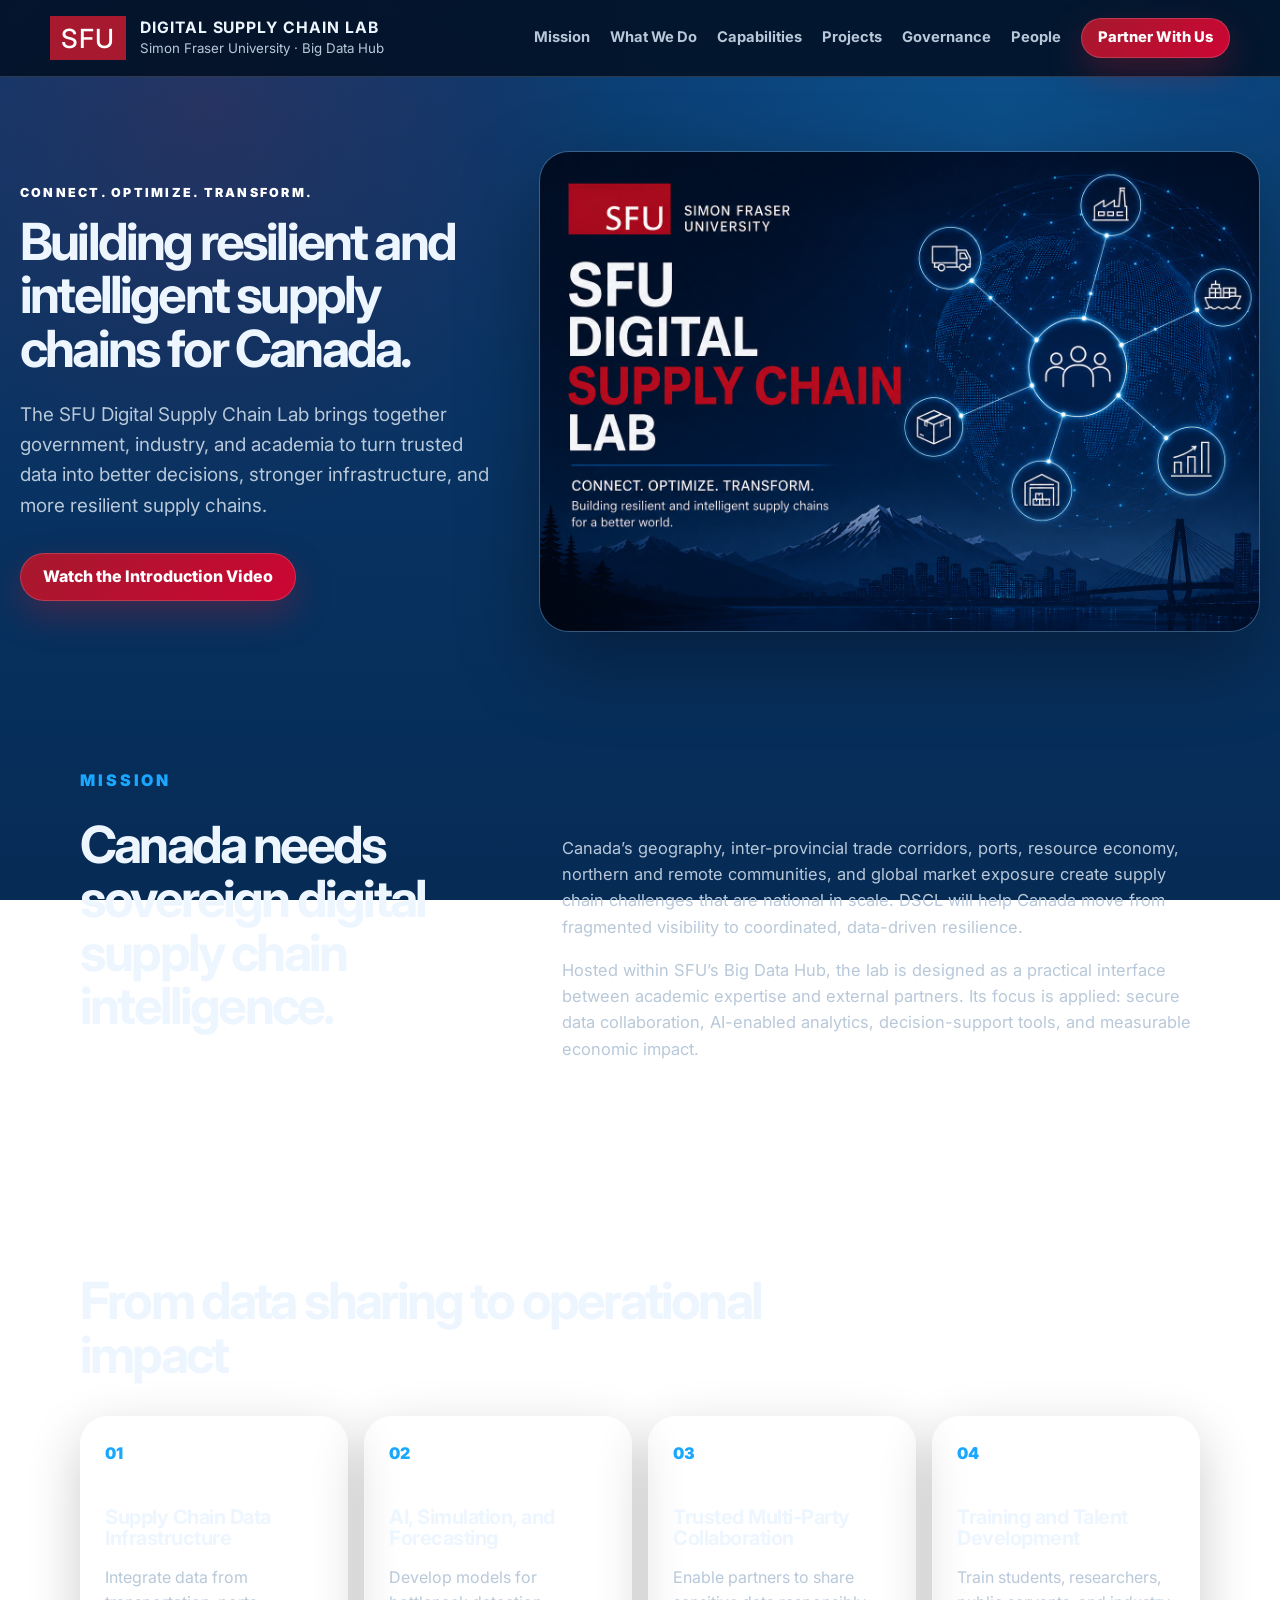
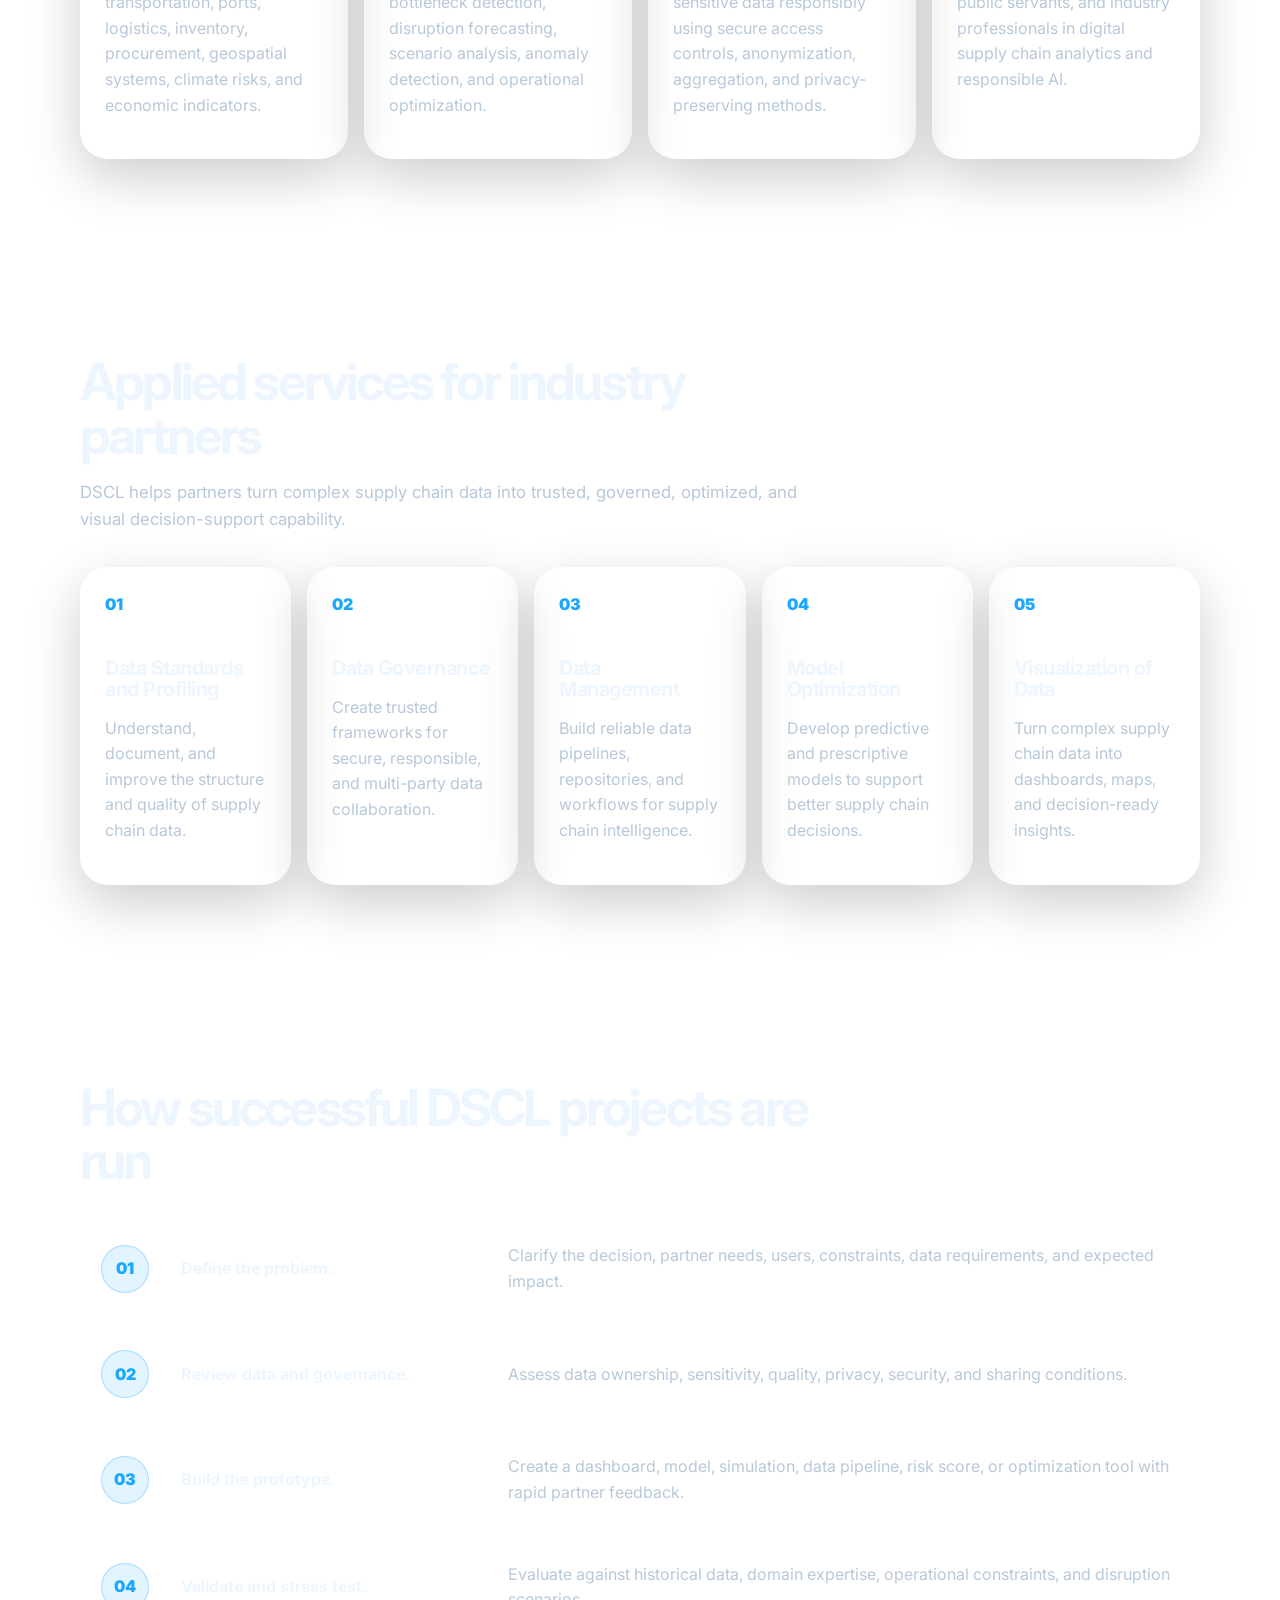
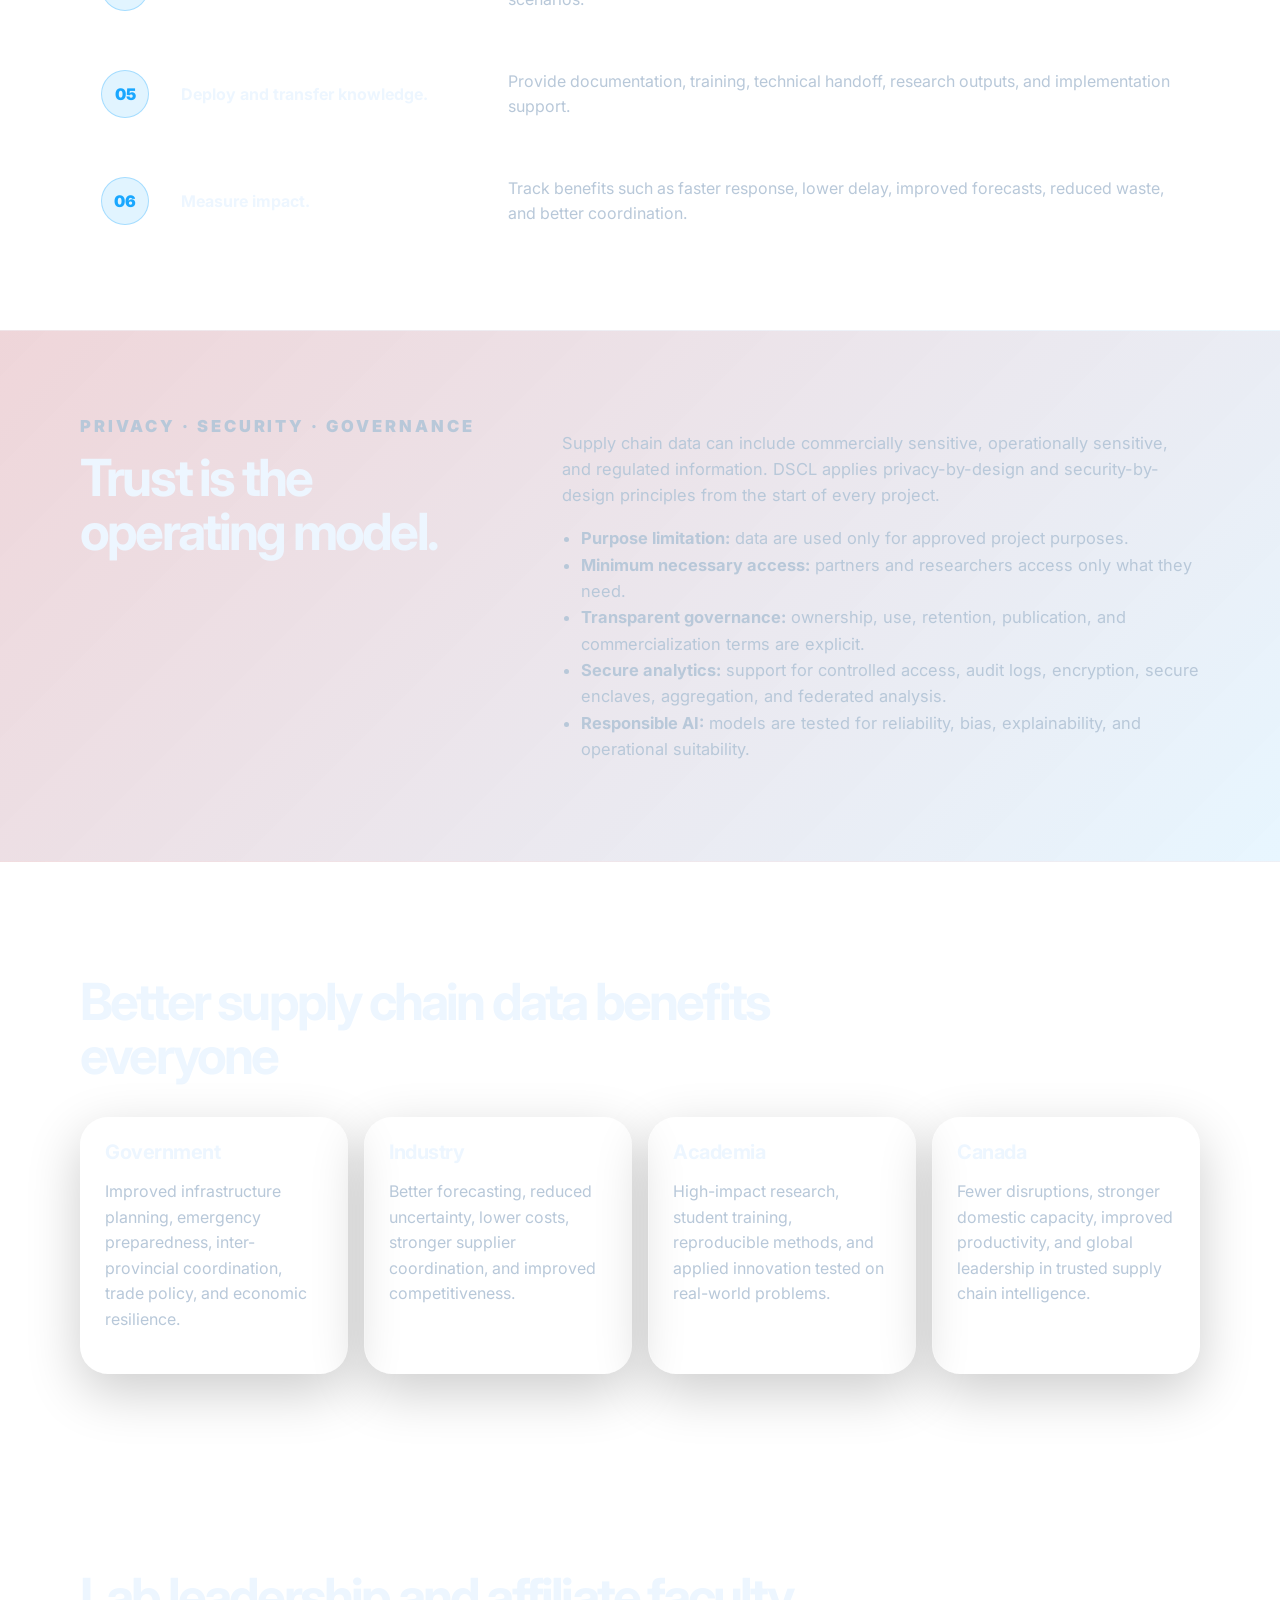
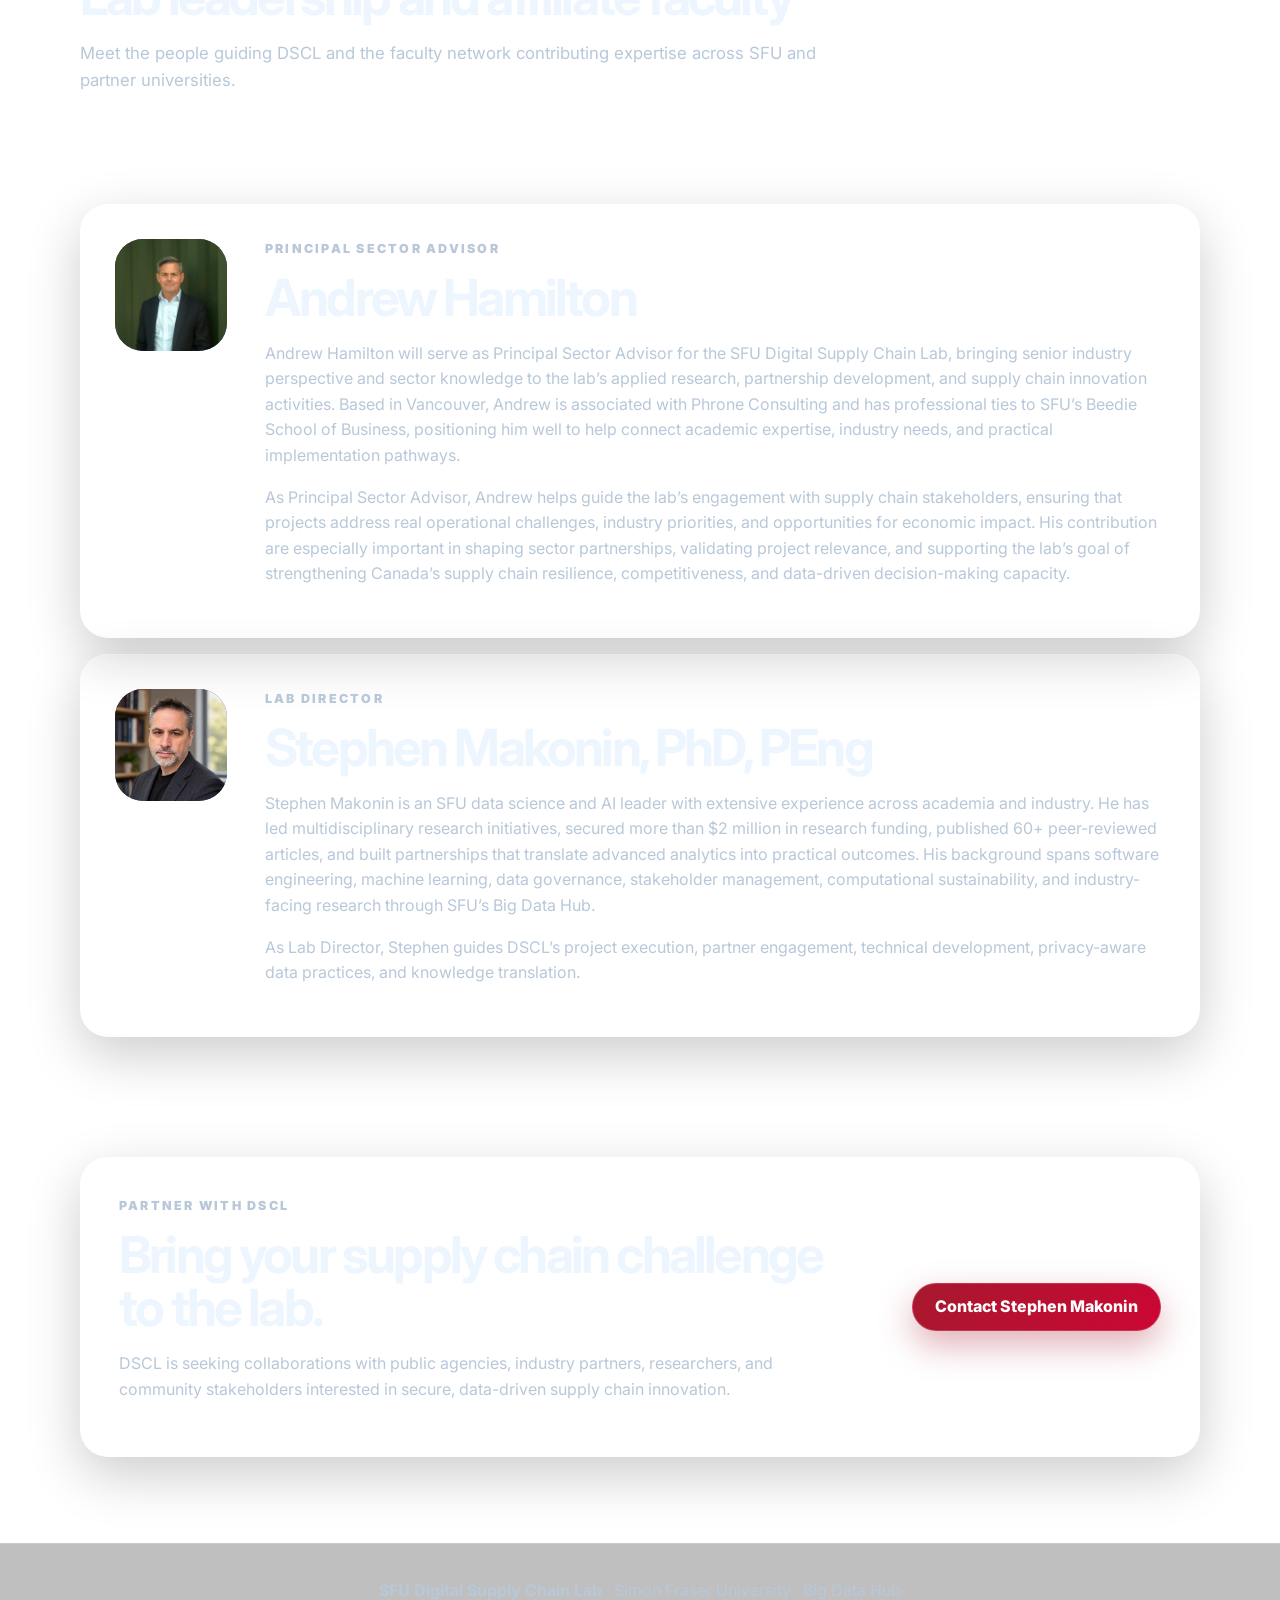
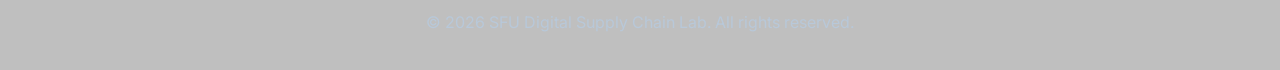
<file: index.html>
<!doctype html>
<html lang="en">
<head>
  <meta charset="utf-8" />
  <meta name="viewport" content="width=device-width, initial-scale=1" />
  <meta name="description" content="SFU Digital Supply Chain Lab: connecting government, industry, and academia to build resilient, secure, data-driven supply chains for Canada." />
  <title>SFU Digital Supply Chain Lab | DSCL</title>
  <link rel="preconnect" href="https://fonts.googleapis.com">
  <link rel="preconnect" href="https://fonts.gstatic.com" crossorigin>
  <link href="https://fonts.googleapis.com/css2?family=Inter:wght@400;600;700;800;900&display=swap" rel="stylesheet">
  <link rel="stylesheet" href="styles.css" />
</head>
<body>
  <header class="site-header" id="top">
    <nav class="nav" aria-label="Primary navigation">
      <a class="brand" href="#top" aria-label="SFU Digital Supply Chain Lab home">
        <span class="sfu-mark">SFU</span>
        <span class="brand-text"><strong>Digital Supply Chain Lab</strong><small>Simon Fraser University · Big Data Hub</small></span>
      </a>
      <button class="nav-toggle" aria-expanded="false" aria-controls="nav-links">Menu</button>
      <div class="nav-links" id="nav-links">
        <a href="#mission">Mission</a>
        <a href="#work">What We Do</a>
        <a href="#capabilities">Capabilities</a>
        <a href="#projects">Projects</a>
        <a href="#governance">Governance</a>
        <a href="#people">People</a>
        <a class="button small" href="#contact">Partner With Us</a>
      </div>
    </nav>
  </header>

  <main>
    <section class="hero">
      <div class="hero-copy">
        <p class="eyebrow">Connect. Optimize. Transform.</p>
        <h1>Building resilient and intelligent supply chains for Canada.</h1>
        <p class="lead">The SFU Digital Supply Chain Lab brings together government, industry, and academia to turn trusted data into better decisions, stronger infrastructure, and more resilient supply chains.</p>
        <div class="hero-actions">
          <!--<a class="button" href="#contact">Start a Collaboration</a>
          <a class="button secondary" href="#work">Explore the Lab</a>-->
          <a class="button" href="https://youtu.be/To_G1T3SwVA">Watch the Introduction Video</a>
        </div>
      </div>
      <div class="hero-media" aria-label="SFU Digital Supply Chain Lab infographic">
        <img src="assets/sfu-dscl-infographic.jpeg" alt="SFU Digital Supply Chain Lab infographic showing a connected global supply chain network" />
      </div>
    </section>

    <section class="section intro" id="mission">
      <div class="section-label">Mission</div>
      <div class="section-content two-column">
        <div>
          <h2>Canada needs sovereign digital supply chain intelligence.</h2>
        </div>
        <div>
          <p>Canada’s geography, inter-provincial trade corridors, ports, resource economy, northern and remote communities, and global market exposure create supply chain challenges that are national in scale. DSCL will help Canada move from fragmented visibility to coordinated, data-driven resilience.</p>
          <p>Hosted within SFU’s Big Data Hub, the lab is designed as a practical interface between academic expertise and external partners. Its focus is applied: secure data collaboration, AI-enabled analytics, decision-support tools, and measurable economic impact.</p>
        </div>
      </div>
    </section>

    <section class="cards section" id="work">
      <div class="section-heading">
        <p class="eyebrow">What We Do</p>
        <h2>From data sharing to operational impact</h2>
      </div>
      <div class="card-grid">
        <article class="card">
          <span class="icon">01</span>
          <h3>Supply Chain Data Infrastructure</h3>
          <p>Integrate data from transportation, ports, logistics, inventory, procurement, geospatial systems, climate risks, and economic indicators.</p>
        </article>
        <article class="card">
          <span class="icon">02</span>
          <h3>AI, Simulation, and Forecasting</h3>
          <p>Develop models for bottleneck detection, disruption forecasting, scenario analysis, anomaly detection, and operational optimization.</p>
        </article>
        <article class="card">
          <span class="icon">03</span>
          <h3>Trusted Multi-Party Collaboration</h3>
          <p>Enable partners to share sensitive data responsibly using secure access controls, anonymization, aggregation, and privacy-preserving methods.</p>
        </article>
        <article class="card">
          <span class="icon">04</span>
          <h3>Training and Talent Development</h3>
          <p>Train students, researchers, public servants, and industry professionals in digital supply chain analytics and responsible AI.</p>
        </article>
      </div>
    </section>

    <section class="section capabilities-preview" id="capabilities">
      <div class="section-heading">
        <p class="eyebrow">Capabilities</p>
        <h2>Applied services for industry partners</h2>
        <p class="lead-small">DSCL helps partners turn complex supply chain data into trusted, governed, optimized, and visual decision-support capability.</p>
      </div>
      <div class="capability-grid compact">
        <a class="capability-card" href="capabilities/data-standards-profiling.html">
          <span class="icon">01</span>
          <h3>Data Standards and Profiling</h3>
          <p>Understand, document, and improve the structure and quality of supply chain data.</p>
        </a>
        <a class="capability-card" href="capabilities/data-governance.html">
          <span class="icon">02</span>
          <h3>Data Governance</h3>
          <p>Create trusted frameworks for secure, responsible, and multi-party data collaboration.</p>
        </a>
        <a class="capability-card" href="capabilities/data-management.html">
          <span class="icon">03</span>
          <h3>Data Management</h3>
          <p>Build reliable data pipelines, repositories, and workflows for supply chain intelligence.</p>
        </a>
        <a class="capability-card" href="capabilities/model-optimization.html">
          <span class="icon">04</span>
          <h3>Model Optimization</h3>
          <p>Develop predictive and prescriptive models to support better supply chain decisions.</p>
        </a>
        <a class="capability-card" href="capabilities/data-visualization.html">
          <span class="icon">05</span>
          <h3>Visualization of Data</h3>
          <p>Turn complex supply chain data into dashboards, maps, and decision-ready insights.</p>
        </a>
      </div>
      <!--<div class="section-actions">
        <a class="button secondary" href="capabilities/index.html">View All Capabilities</a>
      </div>-->
    </section>

    <section class="section process" id="projects">
      <div class="section-heading">
        <p class="eyebrow">Project Model</p>
        <h2>How successful DSCL projects are run</h2>
      </div>
      <ol class="timeline">
        <li><strong>Define the problem.</strong><span>Clarify the decision, partner needs, users, constraints, data requirements, and expected impact.</span></li>
        <li><strong>Review data and governance.</strong><span>Assess data ownership, sensitivity, quality, privacy, security, and sharing conditions.</span></li>
        <li><strong>Build the prototype.</strong><span>Create a dashboard, model, simulation, data pipeline, risk score, or optimization tool with rapid partner feedback.</span></li>
        <li><strong>Validate and stress test.</strong><span>Evaluate against historical data, domain expertise, operational constraints, and disruption scenarios.</span></li>
        <li><strong>Deploy and transfer knowledge.</strong><span>Provide documentation, training, technical handoff, research outputs, and implementation support.</span></li>
        <li><strong>Measure impact.</strong><span>Track benefits such as faster response, lower delay, improved forecasts, reduced waste, and better coordination.</span></li>
      </ol>
    </section>

    <section class="section governance" id="governance">
      <div class="section-content two-column">
        <div>
          <p class="eyebrow">Privacy · Security · Governance</p>
          <h2>Trust is the operating model.</h2>
        </div>
        <div class="governance-list">
          <p>Supply chain data can include commercially sensitive, operationally sensitive, and regulated information. DSCL applies privacy-by-design and security-by-design principles from the start of every project.</p>
          <ul>
            <li><strong>Purpose limitation:</strong> data are used only for approved project purposes.</li>
            <li><strong>Minimum necessary access:</strong> partners and researchers access only what they need.</li>
            <li><strong>Transparent governance:</strong> ownership, use, retention, publication, and commercialization terms are explicit.</li>
            <li><strong>Secure analytics:</strong> support for controlled access, audit logs, encryption, secure enclaves, aggregation, and federated analysis.</li>
            <li><strong>Responsible AI:</strong> models are tested for reliability, bias, explainability, and operational suitability.</li>
          </ul>
        </div>
      </div>
    </section>

    <section class="section partnership">
      <div class="section-heading">
        <p class="eyebrow">Shared Benefit</p>
        <h2>Better supply chain data benefits everyone</h2>
      </div>
      <div class="partner-grid">
        <div><h3>Government</h3><p>Improved infrastructure planning, emergency preparedness, inter-provincial coordination, trade policy, and economic resilience.</p></div>
        <div><h3>Industry</h3><p>Better forecasting, reduced uncertainty, lower costs, stronger supplier coordination, and improved competitiveness.</p></div>
        <div><h3>Academia</h3><p>High-impact research, student training, reproducible methods, and applied innovation tested on real-world problems.</p></div>
        <div><h3>Canada</h3><p>Fewer disruptions, stronger domestic capacity, improved productivity, and global leadership in trusted supply chain intelligence.</p></div>
      </div>
    </section>

    <section class="section people" id="people">
      <div class="section-heading">
        <div>
          <p class="eyebrow">People</p>
          <h2>Lab leadership and affiliate faculty</h2>
          <p class="lead-small">Meet the people guiding DSCL and the faculty network contributing expertise across SFU and partner universities.</p>
        </div>
        <div class="section-actions">
          <a class="button secondary" href="people/affiliate-faculty.html">View Affiliate Faculty</a>
        </div>
      </div>
      <div class="profile-card">
        <img class="profile-photo" src="assets/people/andrew-hamilton.jpg" alt="Andrew Hamilton" width="112" height="112" loading="lazy">
        <div>
          <p class="eyebrow">Principal Sector Advisor</p>
          <h2>Andrew Hamilton</h2>
          <p>Andrew Hamilton will serve as Principal Sector Advisor for the SFU Digital Supply Chain Lab, bringing senior industry perspective and sector knowledge to the lab’s applied research, partnership development, and supply chain innovation activities. Based in Vancouver, Andrew is associated with Phrone Consulting and has professional ties to SFU’s Beedie School of Business, positioning him well to help connect academic expertise, industry needs, and practical implementation pathways.</p>
          <p>As Principal Sector Advisor, Andrew helps guide the lab’s engagement with supply chain stakeholders, ensuring that projects address real operational challenges, industry priorities, and opportunities for economic impact. His contribution are especially important in shaping sector partnerships, validating project relevance, and supporting the lab’s goal of strengthening Canada’s supply chain resilience, competitiveness, and data-driven decision-making capacity.</p>
        </div>
      </div>
      <p><nbsp;></p>
      <div class="profile-card">
        <img class="profile-photo" src="assets/people/stephen-makonin.png" alt="Stephen Makonin" width="112" height="112" loading="lazy">
        <div>
          <p class="eyebrow">Lab Director</p>
          <h2>Stephen Makonin, PhD, PEng</h2>
          <p>Stephen Makonin is an SFU data science and AI leader with extensive experience across academia and industry. He has led multidisciplinary research initiatives, secured more than $2 million in research funding, published 60+ peer-reviewed articles, and built partnerships that translate advanced analytics into practical outcomes. His background spans software engineering, machine learning, data governance, stakeholder management, computational sustainability, and industry-facing research through SFU’s Big Data Hub.</p>
          <p>As Lab Director, Stephen guides DSCL’s project execution, partner engagement, technical development, privacy-aware data practices, and knowledge translation.</p>
        </div>
      </div>
    </section>

    <section class="cta" id="contact">
      <div>
        <p class="eyebrow">Partner with DSCL</p>
        <h2>Bring your supply chain challenge to the lab.</h2>
        <p>DSCL is seeking collaborations with public agencies, industry partners, researchers, and community stakeholders interested in secure, data-driven supply chain innovation.</p>
      </div>
      <a class="button" href="mailto:smakonin@sfu.ca?subject=SFU%20Digital%20Supply%20Chain%20Lab%20Collaboration">Contact Stephen Makonin</a>
    </section>
  </main>

  <footer class="footer">
    <p><strong>SFU Digital Supply Chain Lab</strong> · Simon Fraser University · Big Data Hub</p>
    <p>© <span id="year"></span> SFU Digital Supply Chain Lab. All rights reserved.</p>
  </footer>

  <script>
    const toggle = document.querySelector('.nav-toggle');
    const links = document.querySelector('.nav-links');
    toggle.addEventListener('click', () => {
      const isOpen = toggle.getAttribute('aria-expanded') === 'true';
      toggle.setAttribute('aria-expanded', String(!isOpen));
      links.classList.toggle('open');
    });
    document.getElementById('year').textContent = new Date().getFullYear();
  </script>
</body>
</html>
</file>
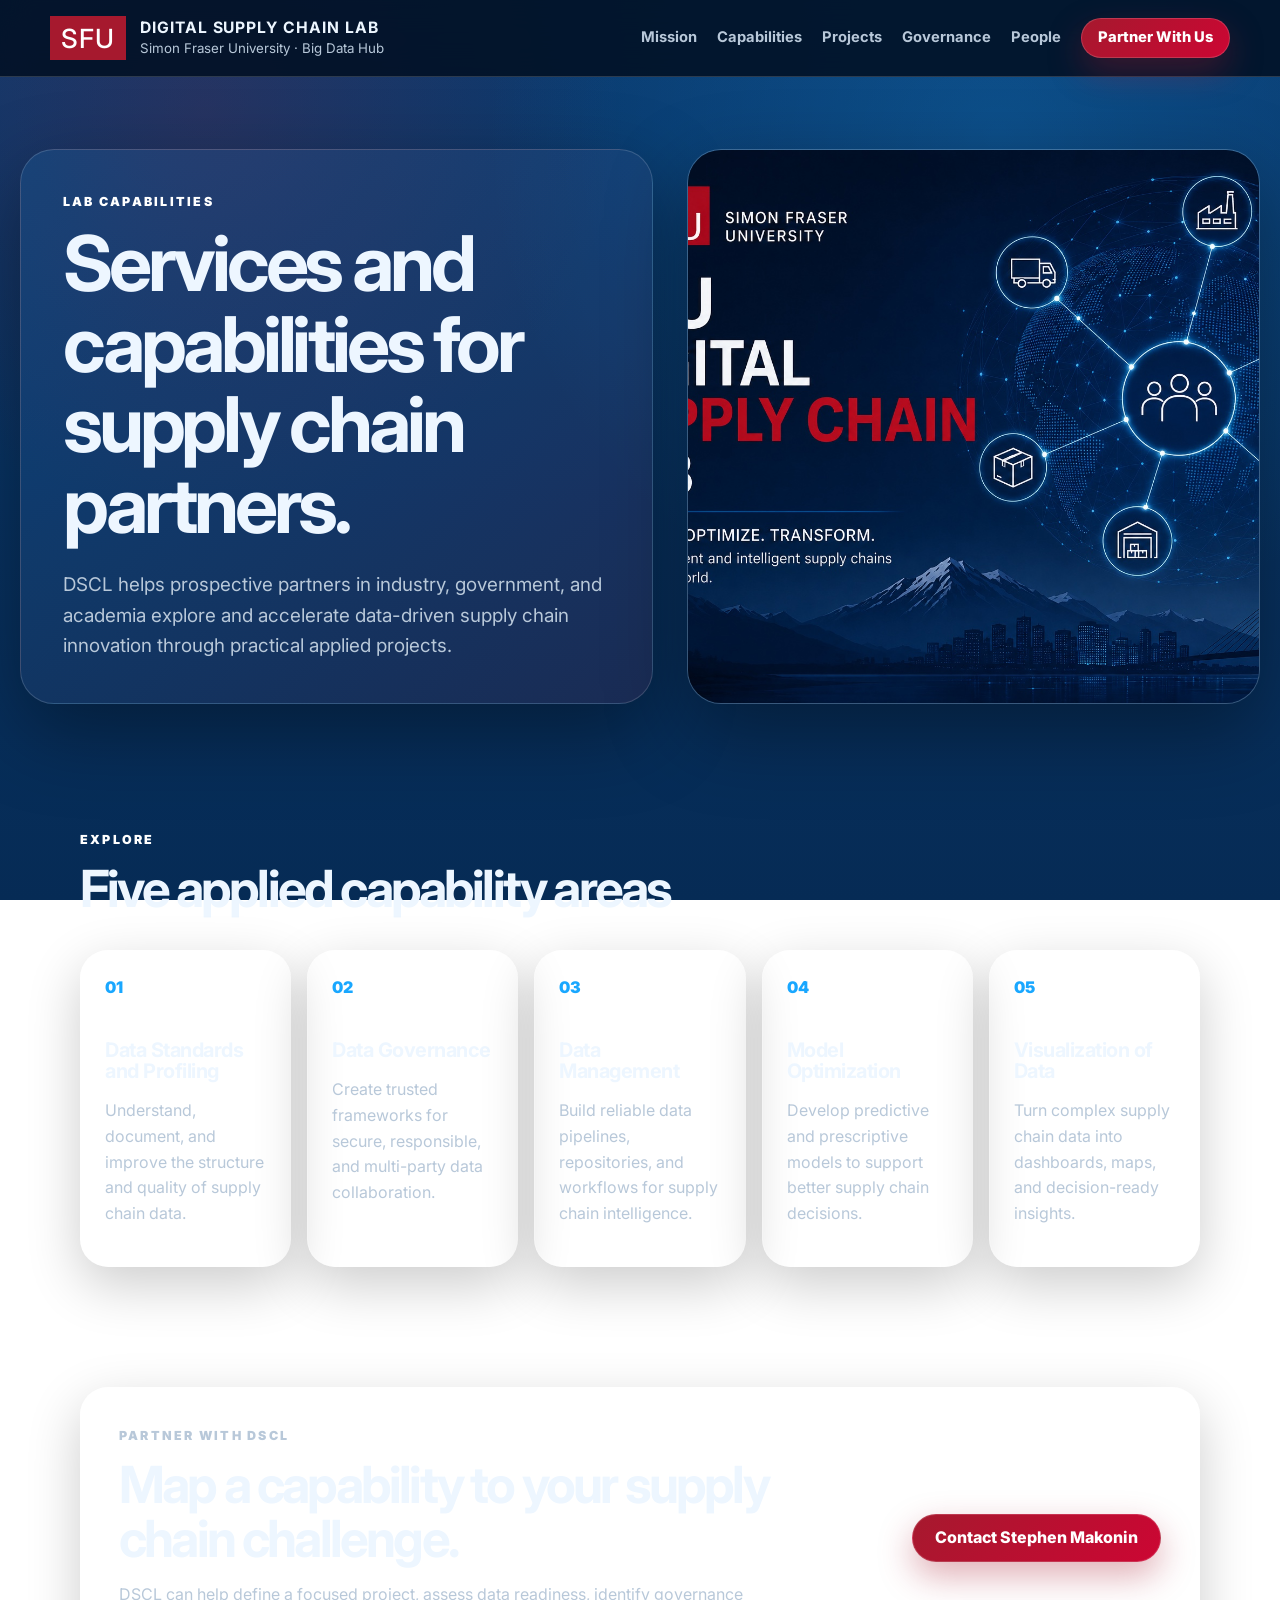
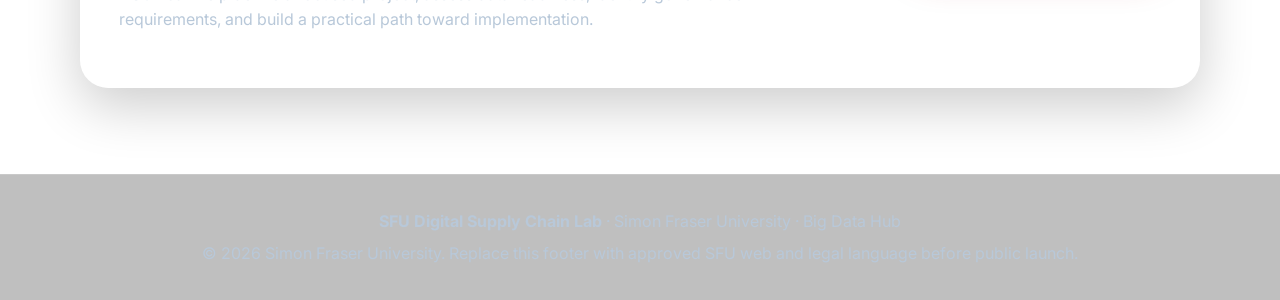
<file: capabilities/index.html>
<!doctype html>
<html lang="en">
<head>
  <meta charset="utf-8" />
  <meta name="viewport" content="width=device-width, initial-scale=1" />
  <meta name="description" content="DSCL capabilities for industry partners: data standards, governance, management, optimization, and visualization." />
  <title>Capabilities | SFU Digital Supply Chain Lab</title>
  <link rel="preconnect" href="https://fonts.googleapis.com">
  <link rel="preconnect" href="https://fonts.gstatic.com" crossorigin>
  <link href="https://fonts.googleapis.com/css2?family=Inter:wght@400;600;700;800;900&display=swap" rel="stylesheet">
  <link rel="stylesheet" href="../styles.css" />
</head>
<body>
  <header class="site-header" id="top">
    <nav class="nav" aria-label="Primary navigation">
      <a class="brand" href="../index.html" aria-label="SFU Digital Supply Chain Lab home">
        <span class="sfu-mark">SFU</span>
        <span class="brand-text"><strong>Digital Supply Chain Lab</strong><small>Simon Fraser University · Big Data Hub</small></span>
      </a>
      <button class="nav-toggle" aria-expanded="false" aria-controls="nav-links">Menu</button>
      <div class="nav-links" id="nav-links">
        <a href="../index.html#mission">Mission</a>
        <a href="index.html">Capabilities</a>
        <a href="../index.html#projects">Projects</a>
        <a href="../index.html#governance">Governance</a>
        <a href="../index.html#people">People</a>
        <a class="button small" href="../index.html#contact">Partner With Us</a>
      </div>
    </nav>
  </header>

  <main>
    <section class="project-hero capability-hero">
      <div class="project-hero-copy">
        <p class="eyebrow">Lab Capabilities</p>
        <h1>Services and capabilities for supply chain partners.</h1>
        <p class="lead">DSCL helps prospective partners in industry, government, and academia explore and accelerate data-driven supply chain innovation through practical applied projects.</p>
      </div>
      <div class="project-hero-card" aria-label="DSCL infographic">
        <img src="../assets/sfu-dscl-infographic.jpeg" alt="SFU Digital Supply Chain Lab infographic showing a connected supply chain network" />
      </div>
    </section>

    <section class="section">
      <div class="section-heading">
        <p class="eyebrow">Explore</p>
        <h2>Five applied capability areas</h2>
      </div>
      <div class="capability-grid">
        <a class="capability-card" href="data-standards-profiling.html">
          <span class="icon">01</span>
          <h3>Data Standards and Profiling</h3>
          <p>Understand, document, and improve the structure and quality of supply chain data.</p>
        </a>
        <a class="capability-card" href="data-governance.html">
          <span class="icon">02</span>
          <h3>Data Governance</h3>
          <p>Create trusted frameworks for secure, responsible, and multi-party data collaboration.</p>
        </a>
        <a class="capability-card" href="data-management.html">
          <span class="icon">03</span>
          <h3>Data Management</h3>
          <p>Build reliable data pipelines, repositories, and workflows for supply chain intelligence.</p>
        </a>
        <a class="capability-card" href="model-optimization.html">
          <span class="icon">04</span>
          <h3>Model Optimization</h3>
          <p>Develop predictive and prescriptive models to support better supply chain decisions.</p>
        </a>
        <a class="capability-card" href="data-visualization.html">
          <span class="icon">05</span>
          <h3>Visualization of Data</h3>
          <p>Turn complex supply chain data into dashboards, maps, and decision-ready insights.</p>
        </a>
      </div>
    </section>

    <section class="cta" id="contact">
      <div>
        <p class="eyebrow">Partner with DSCL</p>
        <h2>Map a capability to your supply chain challenge.</h2>
        <p>DSCL can help define a focused project, assess data readiness, identify governance requirements, and build a practical path toward implementation.</p>
      </div>
      <a class="button" href="mailto:smakonin@sfu.ca?subject=DSCL%20Capability%20Collaboration">Contact Stephen Makonin</a>
    </section>
  </main>

  <footer class="footer">
    <p><strong>SFU Digital Supply Chain Lab</strong> · Simon Fraser University · Big Data Hub</p>
    <p>© <span id="year"></span> Simon Fraser University. Replace this footer with approved SFU web and legal language before public launch.</p>
  </footer>

  <script>
    const toggle = document.querySelector('.nav-toggle');
    const links = document.querySelector('.nav-links');
    toggle.addEventListener('click', () => {
      const isOpen = toggle.getAttribute('aria-expanded') === 'true';
      toggle.setAttribute('aria-expanded', String(!isOpen));
      links.classList.toggle('open');
    });
    document.getElementById('year').textContent = new Date().getFullYear();
  </script>
</body>
</html>
</file>
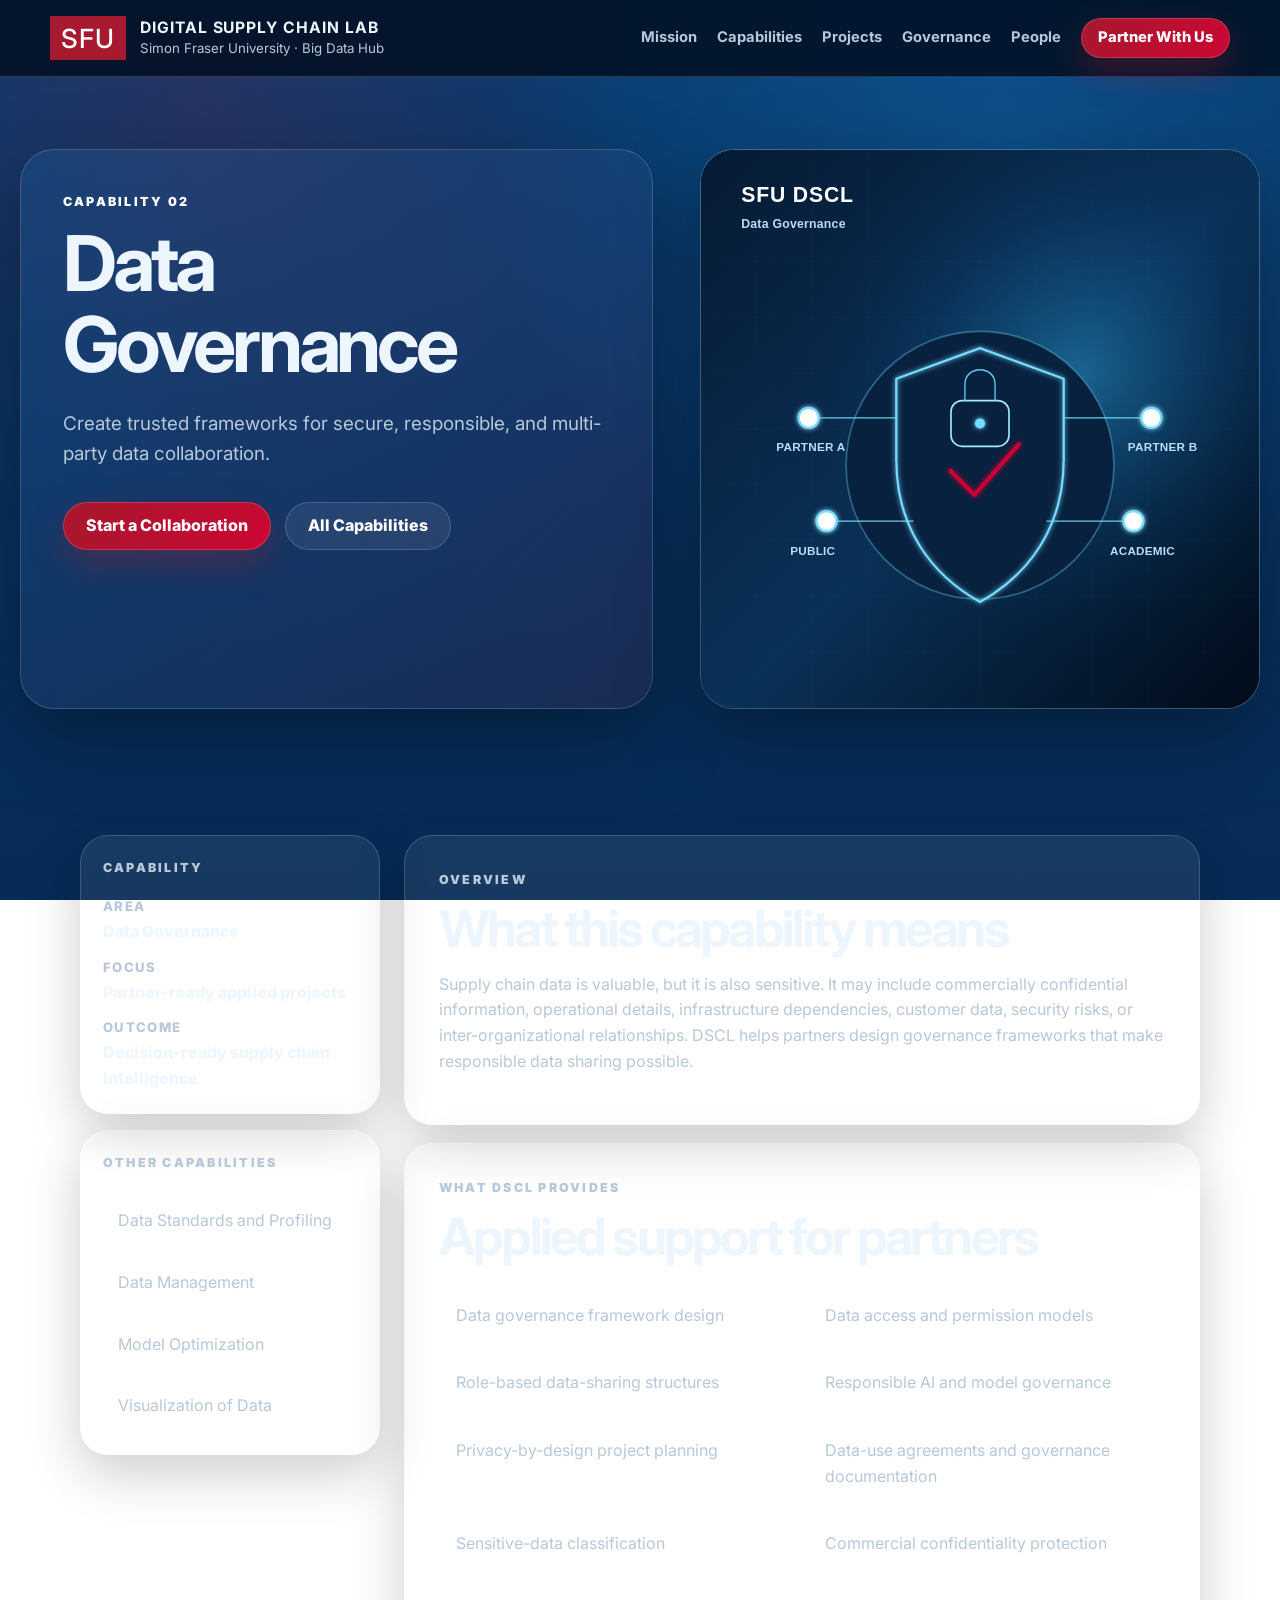
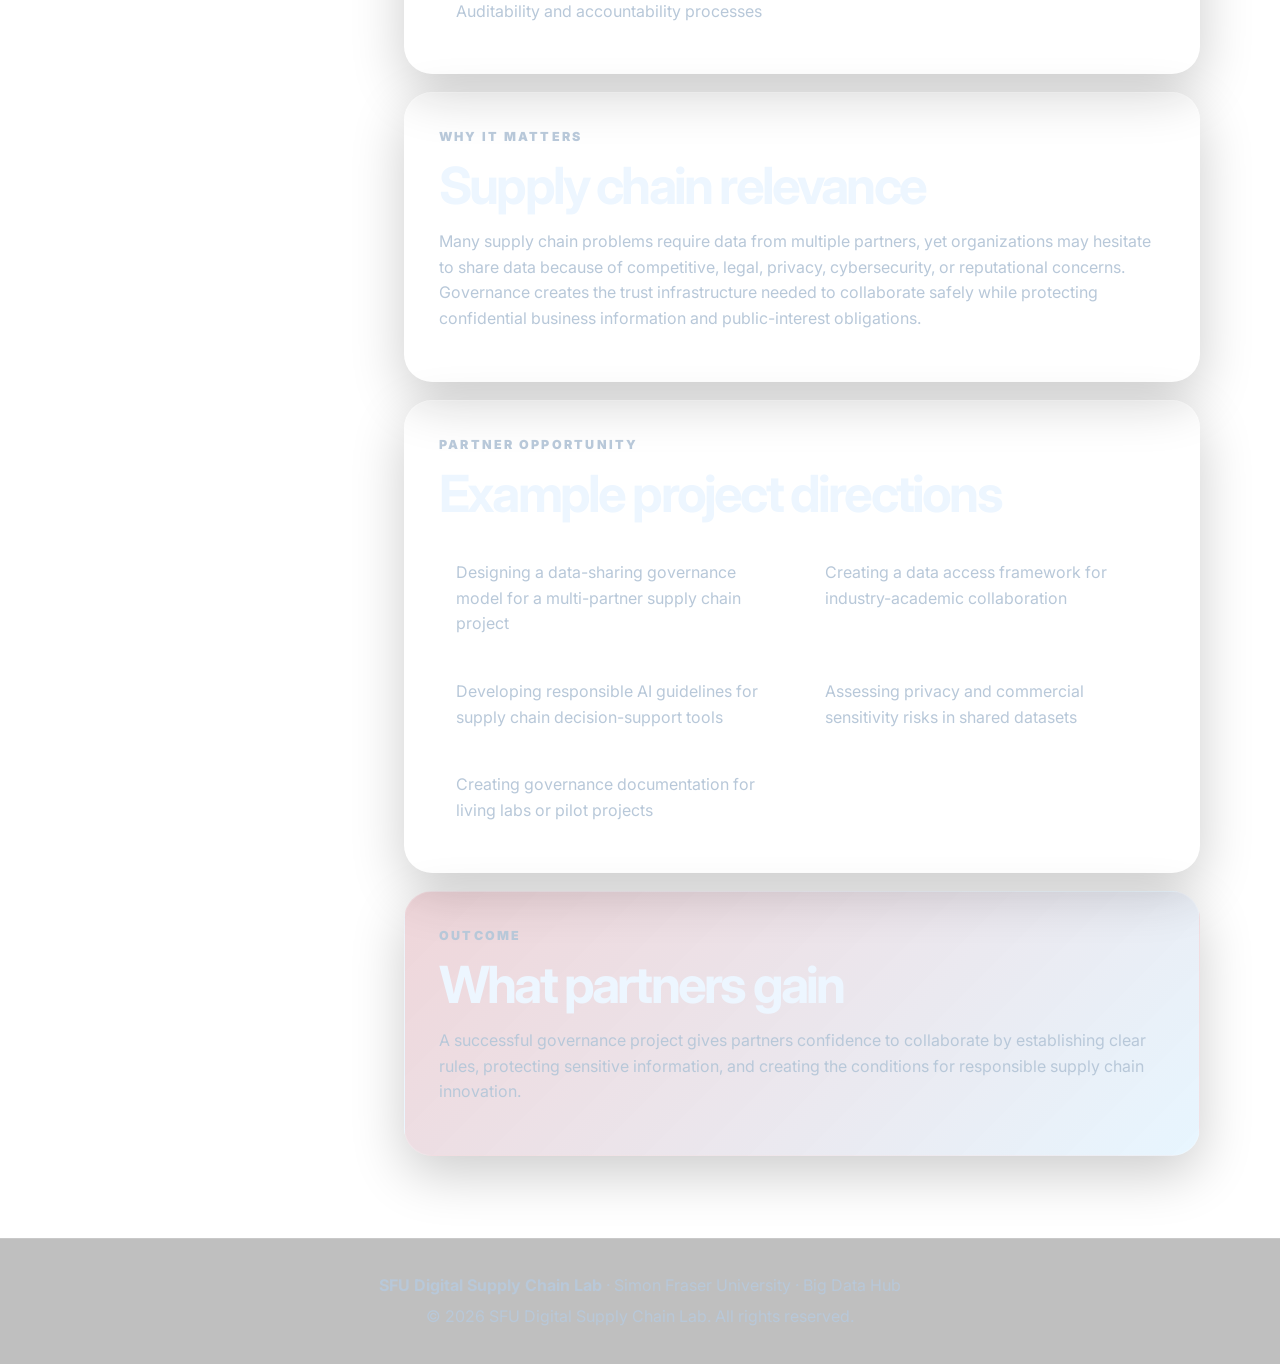
<file: capabilities/data-governance.html>
<!doctype html>
<html lang="en">
<head>
  <meta charset="utf-8" />
  <meta name="viewport" content="width=device-width, initial-scale=1" />
  <meta name="description" content="Create trusted frameworks for secure, responsible, and multi-party data collaboration." />
  <title>Data Governance | SFU Digital Supply Chain Lab</title>
  <link rel="preconnect" href="https://fonts.googleapis.com">
  <link rel="preconnect" href="https://fonts.gstatic.com" crossorigin>
  <link href="https://fonts.googleapis.com/css2?family=Inter:wght@400;600;700;800;900&display=swap" rel="stylesheet">
  <link rel="stylesheet" href="../styles.css" />
</head>
<body>
  <header class="site-header" id="top">
    <nav class="nav" aria-label="Primary navigation">
      <a class="brand" href="../index.html" aria-label="SFU Digital Supply Chain Lab home">
        <span class="sfu-mark">SFU</span>
        <span class="brand-text"><strong>Digital Supply Chain Lab</strong><small>Simon Fraser University · Big Data Hub</small></span>
      </a>
      <button class="nav-toggle" aria-expanded="false" aria-controls="nav-links">Menu</button>
      <div class="nav-links" id="nav-links">
        <a href="../index.html#mission">Mission</a>
        <a href="../index.html#capabilities">Capabilities</a>
        <a href="../index.html#projects">Projects</a>
        <a href="../index.html#governance">Governance</a>
        <a href="../index.html#people">People</a>
        <a class="button small" href="../index.html#contact">Partner With Us</a>
      </div>
    </nav>
  </header>

  <main>
    <section class="project-hero capability-hero">
      <div class="project-hero-copy">
        <p class="eyebrow">Capability 02</p>
        <h1>Data Governance</h1>
        <p class="lead">Create trusted frameworks for secure, responsible, and multi-party data collaboration.</p>
        <div class="hero-actions">
          <a class="button" href="../index.html#contact">Start a Collaboration</a>
          <a class="button secondary" href="index.html">All Capabilities</a>
        </div>
      </div>
      <div class="project-hero-card capability-image" aria-label="Capability illustration">
        <img src="../assets/capability-data-governance.svg" alt="Illustration of data governance with a shield, lock, and trusted multi-party data sharing" />
      </div>
    </section>

    <section class="section project-layout capability-layout">
      <aside class="project-sidebar" aria-label="Capability navigation">
        <div class="sidebar-card">
          <p class="eyebrow">Capability</p>
          <dl>
            <div><dt>Area</dt><dd>Data Governance</dd></div>
            <div><dt>Focus</dt><dd>Partner-ready applied projects</dd></div>
            <div><dt>Outcome</dt><dd>Decision-ready supply chain intelligence</dd></div>
          </dl>
        </div>
        <div class="sidebar-card capability-links">
          <p class="eyebrow">Other capabilities</p>
            <a href="data-standards-profiling.html">Data Standards and Profiling</a>
            <a href="data-management.html">Data Management</a>
            <a href="model-optimization.html">Model Optimization</a>
            <a href="data-visualization.html">Visualization of Data</a>
        </div>
      </aside>

      <div class="project-main">
        <article class="content-panel">
          <p class="eyebrow">Overview</p>
          <h2>What this capability means</h2>
          <p>Supply chain data is valuable, but it is also sensitive. It may include commercially confidential information, operational details, infrastructure dependencies, customer data, security risks, or inter-organizational relationships. DSCL helps partners design governance frameworks that make responsible data sharing possible.</p>
        </article>

        <article class="content-panel">
          <p class="eyebrow">What DSCL Provides</p>
          <h2>Applied support for partners</h2>
          <ul class="check-list">
              <li>Data governance framework design</li>
              <li>Data access and permission models</li>
              <li>Role-based data-sharing structures</li>
              <li>Responsible AI and model governance</li>
              <li>Privacy-by-design project planning</li>
              <li>Data-use agreements and governance documentation</li>
              <li>Sensitive-data classification</li>
              <li>Commercial confidentiality protection</li>
              <li>Auditability and accountability processes</li>
          </ul>
        </article>

        <article class="content-panel">
          <p class="eyebrow">Why It Matters</p>
          <h2>Supply chain relevance</h2>
          <p>Many supply chain problems require data from multiple partners, yet organizations may hesitate to share data because of competitive, legal, privacy, cybersecurity, or reputational concerns. Governance creates the trust infrastructure needed to collaborate safely while protecting confidential business information and public-interest obligations.</p>
        </article>

        <article class="content-panel">
          <p class="eyebrow">Partner Opportunity</p>
          <h2>Example project directions</h2>
          <ul class="check-list">
              <li>Designing a data-sharing governance model for a multi-partner supply chain project</li>
              <li>Creating a data access framework for industry-academic collaboration</li>
              <li>Developing responsible AI guidelines for supply chain decision-support tools</li>
              <li>Assessing privacy and commercial sensitivity risks in shared datasets</li>
              <li>Creating governance documentation for living labs or pilot projects</li>
          </ul>
        </article>

        <article class="content-panel outcome-panel">
          <p class="eyebrow">Outcome</p>
          <h2>What partners gain</h2>
          <p>A successful governance project gives partners confidence to collaborate by establishing clear rules, protecting sensitive information, and creating the conditions for responsible supply chain innovation.</p>
        </article>
      </div>
    </section>
  </main>

  <footer class="footer">
    <p><strong>SFU Digital Supply Chain Lab</strong> · Simon Fraser University · Big Data Hub</p>
    <p>© <span id="year"></span> SFU Digital Supply Chain Lab. All rights reserved.</p>
  </footer>

  <script>
    const toggle = document.querySelector('.nav-toggle');
    const links = document.querySelector('.nav-links');
    toggle.addEventListener('click', () => {
      const isOpen = toggle.getAttribute('aria-expanded') === 'true';
      toggle.setAttribute('aria-expanded', String(!isOpen));
      links.classList.toggle('open');
    });
    document.getElementById('year').textContent = new Date().getFullYear();
  </script>
</body>
</html>
</file>
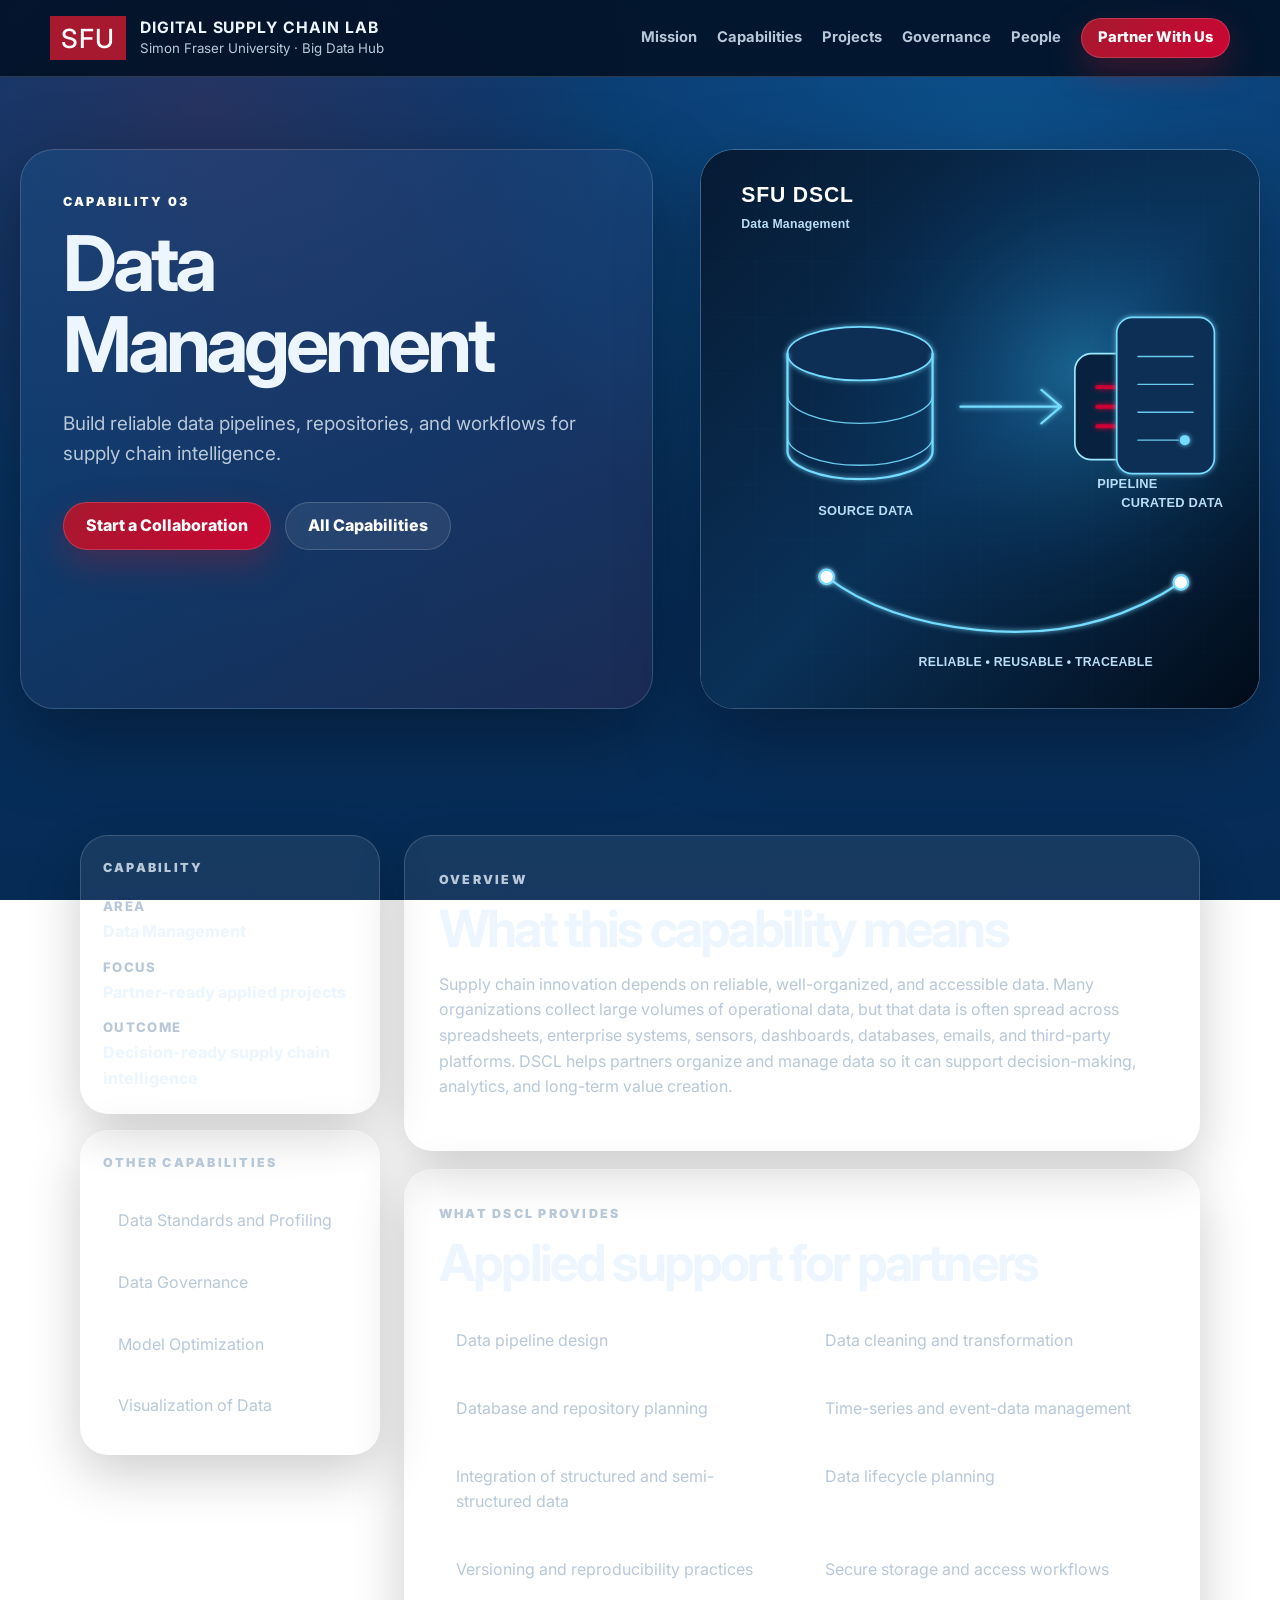
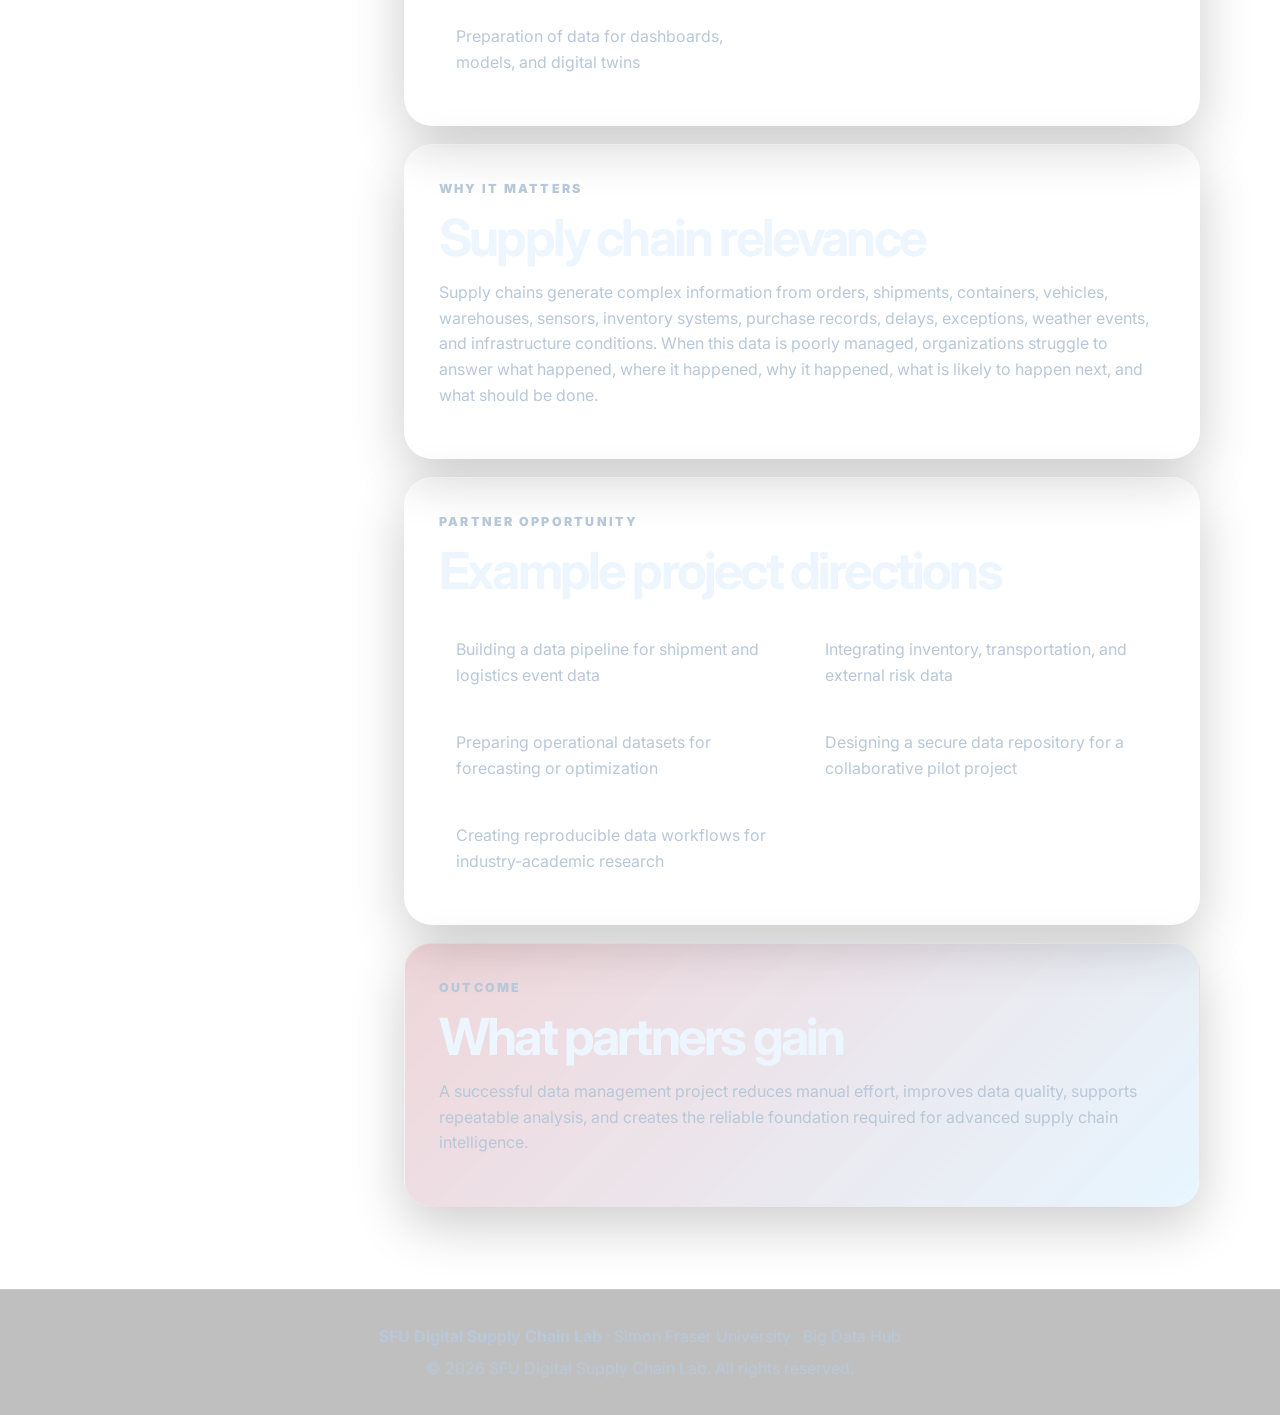
<file: capabilities/data-management.html>
<!doctype html>
<html lang="en">
<head>
  <meta charset="utf-8" />
  <meta name="viewport" content="width=device-width, initial-scale=1" />
  <meta name="description" content="Build reliable data pipelines, repositories, and workflows for supply chain intelligence." />
  <title>Data Management | SFU Digital Supply Chain Lab</title>
  <link rel="preconnect" href="https://fonts.googleapis.com">
  <link rel="preconnect" href="https://fonts.gstatic.com" crossorigin>
  <link href="https://fonts.googleapis.com/css2?family=Inter:wght@400;600;700;800;900&display=swap" rel="stylesheet">
  <link rel="stylesheet" href="../styles.css" />
</head>
<body>
  <header class="site-header" id="top">
    <nav class="nav" aria-label="Primary navigation">
      <a class="brand" href="../index.html" aria-label="SFU Digital Supply Chain Lab home">
        <span class="sfu-mark">SFU</span>
        <span class="brand-text"><strong>Digital Supply Chain Lab</strong><small>Simon Fraser University · Big Data Hub</small></span>
      </a>
      <button class="nav-toggle" aria-expanded="false" aria-controls="nav-links">Menu</button>
      <div class="nav-links" id="nav-links">
        <a href="../index.html#mission">Mission</a>
        <a href="../index.html#capabilities">Capabilities</a>
        <a href="../index.html#projects">Projects</a>
        <a href="../index.html#governance">Governance</a>
        <a href="../index.html#people">People</a>
        <a class="button small" href="../index.html#contact">Partner With Us</a>
      </div>
    </nav>
  </header>

  <main>
    <section class="project-hero capability-hero">
      <div class="project-hero-copy">
        <p class="eyebrow">Capability 03</p>
        <h1>Data Management</h1>
        <p class="lead">Build reliable data pipelines, repositories, and workflows for supply chain intelligence.</p>
        <div class="hero-actions">
          <a class="button" href="../index.html#contact">Start a Collaboration</a>
          <a class="button secondary" href="index.html">All Capabilities</a>
        </div>
      </div>
      <div class="project-hero-card capability-image" aria-label="Capability illustration">
        <img src="../assets/capability-data-management.svg" alt="Illustration of managed data pipelines connecting repositories and workflows" />
      </div>
    </section>

    <section class="section project-layout capability-layout">
      <aside class="project-sidebar" aria-label="Capability navigation">
        <div class="sidebar-card">
          <p class="eyebrow">Capability</p>
          <dl>
            <div><dt>Area</dt><dd>Data Management</dd></div>
            <div><dt>Focus</dt><dd>Partner-ready applied projects</dd></div>
            <div><dt>Outcome</dt><dd>Decision-ready supply chain intelligence</dd></div>
          </dl>
        </div>
        <div class="sidebar-card capability-links">
          <p class="eyebrow">Other capabilities</p>
            <a href="data-standards-profiling.html">Data Standards and Profiling</a>
            <a href="data-governance.html">Data Governance</a>
            <a href="model-optimization.html">Model Optimization</a>
            <a href="data-visualization.html">Visualization of Data</a>
        </div>
      </aside>

      <div class="project-main">
        <article class="content-panel">
          <p class="eyebrow">Overview</p>
          <h2>What this capability means</h2>
          <p>Supply chain innovation depends on reliable, well-organized, and accessible data. Many organizations collect large volumes of operational data, but that data is often spread across spreadsheets, enterprise systems, sensors, dashboards, databases, emails, and third-party platforms. DSCL helps partners organize and manage data so it can support decision-making, analytics, and long-term value creation.</p>
        </article>

        <article class="content-panel">
          <p class="eyebrow">What DSCL Provides</p>
          <h2>Applied support for partners</h2>
          <ul class="check-list">
              <li>Data pipeline design</li>
              <li>Data cleaning and transformation</li>
              <li>Database and repository planning</li>
              <li>Time-series and event-data management</li>
              <li>Integration of structured and semi-structured data</li>
              <li>Data lifecycle planning</li>
              <li>Versioning and reproducibility practices</li>
              <li>Secure storage and access workflows</li>
              <li>Preparation of data for dashboards, models, and digital twins</li>
          </ul>
        </article>

        <article class="content-panel">
          <p class="eyebrow">Why It Matters</p>
          <h2>Supply chain relevance</h2>
          <p>Supply chains generate complex information from orders, shipments, containers, vehicles, warehouses, sensors, inventory systems, purchase records, delays, exceptions, weather events, and infrastructure conditions. When this data is poorly managed, organizations struggle to answer what happened, where it happened, why it happened, what is likely to happen next, and what should be done.</p>
        </article>

        <article class="content-panel">
          <p class="eyebrow">Partner Opportunity</p>
          <h2>Example project directions</h2>
          <ul class="check-list">
              <li>Building a data pipeline for shipment and logistics event data</li>
              <li>Integrating inventory, transportation, and external risk data</li>
              <li>Preparing operational datasets for forecasting or optimization</li>
              <li>Designing a secure data repository for a collaborative pilot project</li>
              <li>Creating reproducible data workflows for industry-academic research</li>
          </ul>
        </article>

        <article class="content-panel outcome-panel">
          <p class="eyebrow">Outcome</p>
          <h2>What partners gain</h2>
          <p>A successful data management project reduces manual effort, improves data quality, supports repeatable analysis, and creates the reliable foundation required for advanced supply chain intelligence.</p>
        </article>
      </div>
    </section>
  </main>

  <footer class="footer">
    <p><strong>SFU Digital Supply Chain Lab</strong> · Simon Fraser University · Big Data Hub</p>
    <p>© <span id="year"></span> SFU Digital Supply Chain Lab. All rights reserved.</p>
  </footer>

  <script>
    const toggle = document.querySelector('.nav-toggle');
    const links = document.querySelector('.nav-links');
    toggle.addEventListener('click', () => {
      const isOpen = toggle.getAttribute('aria-expanded') === 'true';
      toggle.setAttribute('aria-expanded', String(!isOpen));
      links.classList.toggle('open');
    });
    document.getElementById('year').textContent = new Date().getFullYear();
  </script>
</body>
</html>
</file>
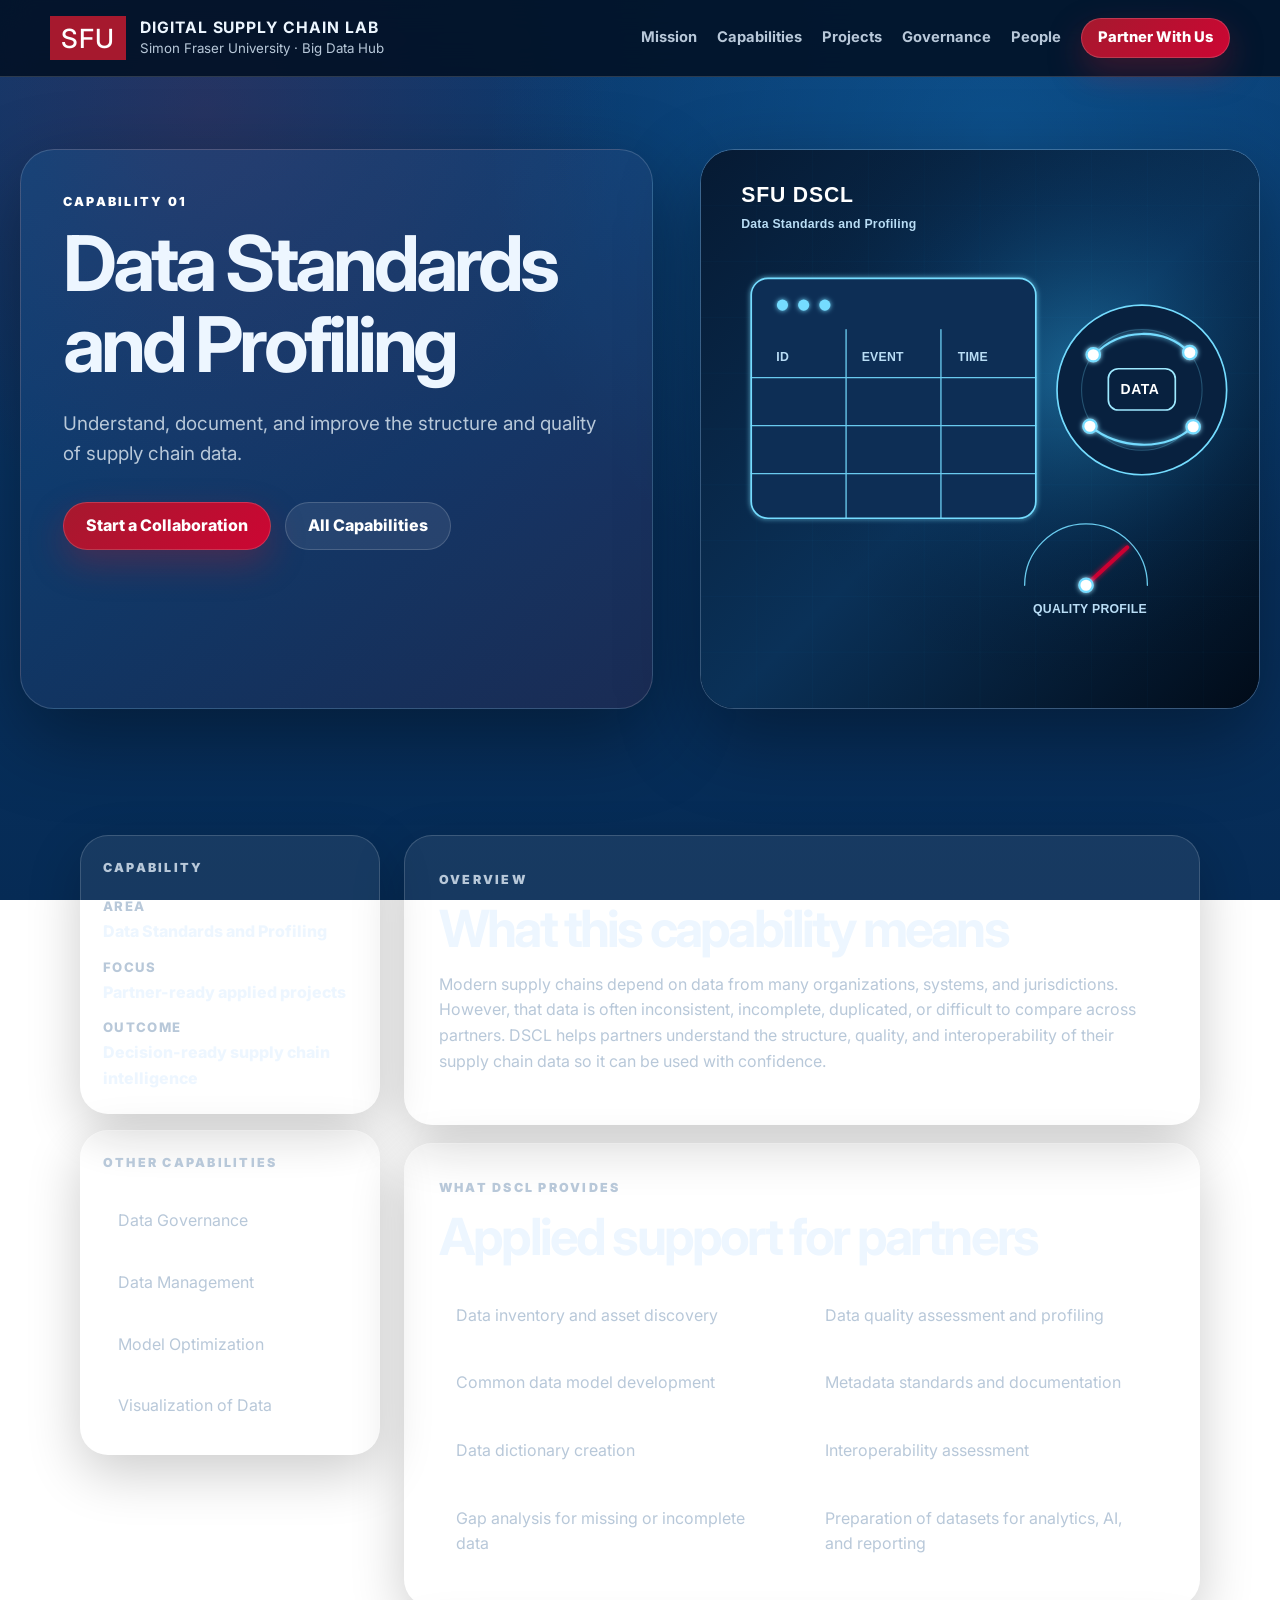
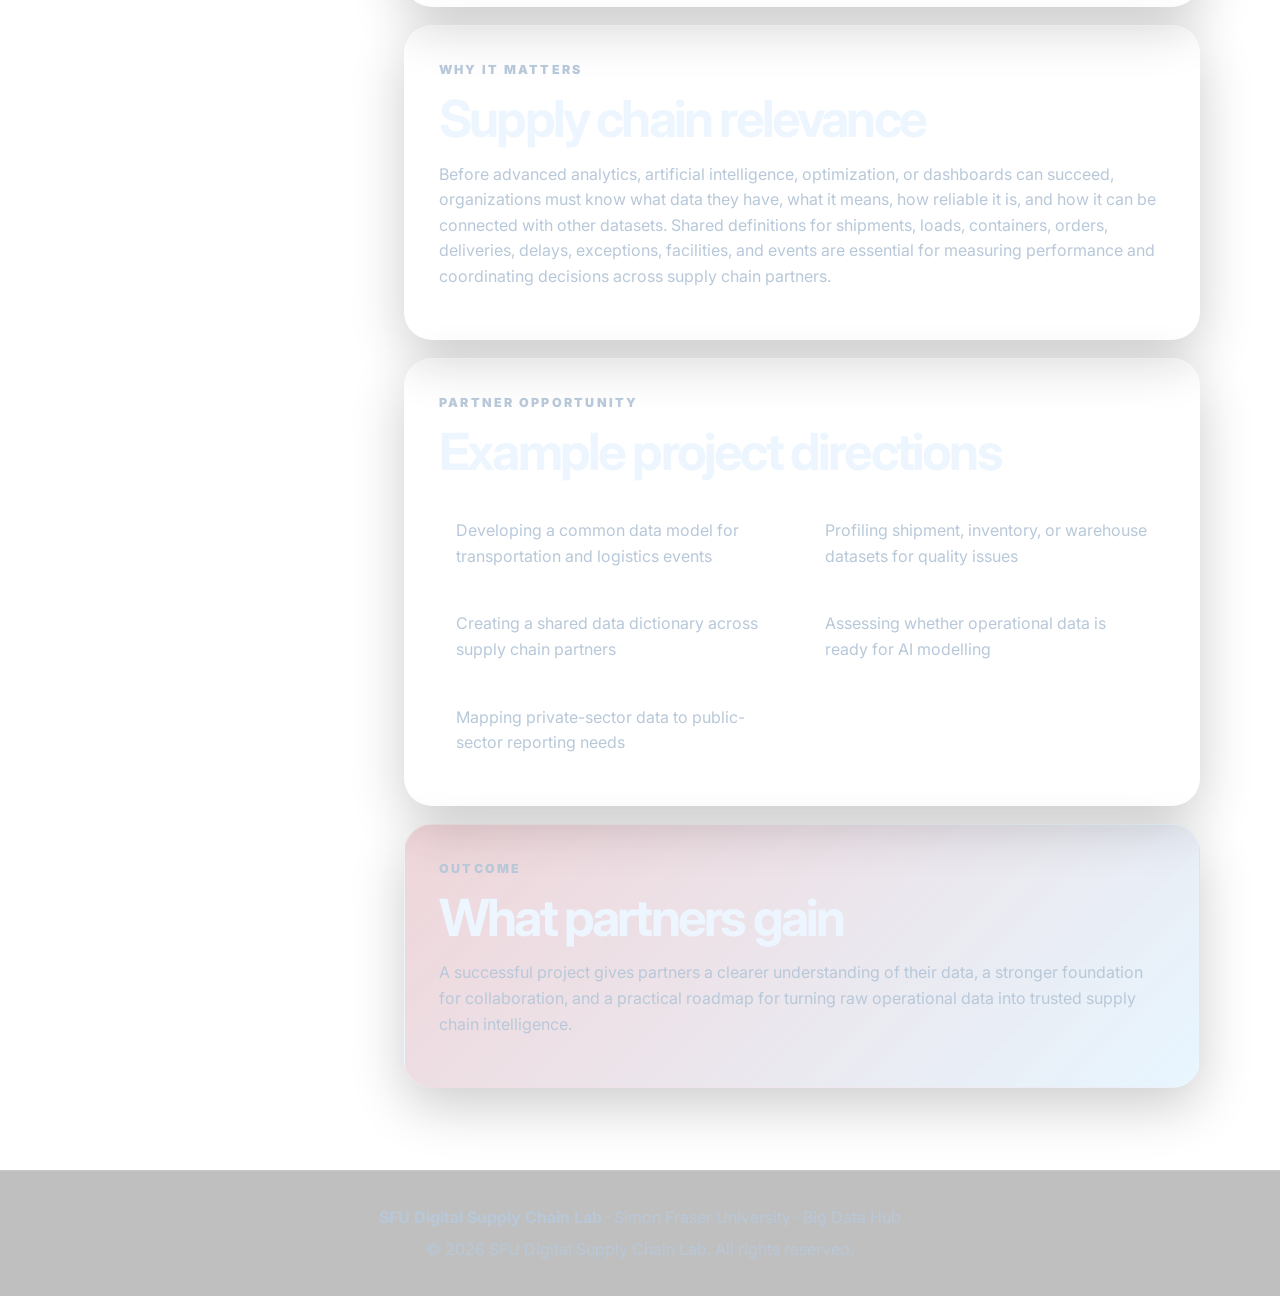
<file: capabilities/data-standards-profiling.html>
<!doctype html>
<html lang="en">
<head>
  <meta charset="utf-8" />
  <meta name="viewport" content="width=device-width, initial-scale=1" />
  <meta name="description" content="Understand, document, and improve the structure and quality of supply chain data." />
  <title>Data Standards and Profiling | SFU Digital Supply Chain Lab</title>
  <link rel="preconnect" href="https://fonts.googleapis.com">
  <link rel="preconnect" href="https://fonts.gstatic.com" crossorigin>
  <link href="https://fonts.googleapis.com/css2?family=Inter:wght@400;600;700;800;900&display=swap" rel="stylesheet">
  <link rel="stylesheet" href="../styles.css" />
</head>
<body>
  <header class="site-header" id="top">
    <nav class="nav" aria-label="Primary navigation">
      <a class="brand" href="../index.html" aria-label="SFU Digital Supply Chain Lab home">
        <span class="sfu-mark">SFU</span>
        <span class="brand-text"><strong>Digital Supply Chain Lab</strong><small>Simon Fraser University · Big Data Hub</small></span>
      </a>
      <button class="nav-toggle" aria-expanded="false" aria-controls="nav-links">Menu</button>
      <div class="nav-links" id="nav-links">
        <a href="../index.html#mission">Mission</a>
        <a href="../index.html#capabilities">Capabilities</a>
        <a href="../index.html#projects">Projects</a>
        <a href="../index.html#governance">Governance</a>
        <a href="../index.html#people">People</a>
        <a class="button small" href="../index.html#contact">Partner With Us</a>
      </div>
    </nav>
  </header>

  <main>
    <section class="project-hero capability-hero">
      <div class="project-hero-copy">
        <p class="eyebrow">Capability 01</p>
        <h1>Data Standards and Profiling</h1>
        <p class="lead">Understand, document, and improve the structure and quality of supply chain data.</p>
        <div class="hero-actions">
          <a class="button" href="../index.html#contact">Start a Collaboration</a>
          <a class="button secondary" href="index.html">All Capabilities</a>
        </div>
      </div>
      <div class="project-hero-card capability-image" aria-label="Capability illustration">
        <img src="../assets/capability-data-standards-profiling.svg" alt="Illustration of data standards, metadata tables, connected schemas, and quality profiling" />
      </div>
    </section>

    <section class="section project-layout capability-layout">
      <aside class="project-sidebar" aria-label="Capability navigation">
        <div class="sidebar-card">
          <p class="eyebrow">Capability</p>
          <dl>
            <div><dt>Area</dt><dd>Data Standards and Profiling</dd></div>
            <div><dt>Focus</dt><dd>Partner-ready applied projects</dd></div>
            <div><dt>Outcome</dt><dd>Decision-ready supply chain intelligence</dd></div>
          </dl>
        </div>
        <div class="sidebar-card capability-links">
          <p class="eyebrow">Other capabilities</p>
            <a href="data-governance.html">Data Governance</a>
            <a href="data-management.html">Data Management</a>
            <a href="model-optimization.html">Model Optimization</a>
            <a href="data-visualization.html">Visualization of Data</a>
        </div>
      </aside>

      <div class="project-main">
        <article class="content-panel">
          <p class="eyebrow">Overview</p>
          <h2>What this capability means</h2>
          <p>Modern supply chains depend on data from many organizations, systems, and jurisdictions. However, that data is often inconsistent, incomplete, duplicated, or difficult to compare across partners. DSCL helps partners understand the structure, quality, and interoperability of their supply chain data so it can be used with confidence.</p>
        </article>

        <article class="content-panel">
          <p class="eyebrow">What DSCL Provides</p>
          <h2>Applied support for partners</h2>
          <ul class="check-list">
              <li>Data inventory and asset discovery</li>
              <li>Data quality assessment and profiling</li>
              <li>Common data model development</li>
              <li>Metadata standards and documentation</li>
              <li>Data dictionary creation</li>
              <li>Interoperability assessment</li>
              <li>Gap analysis for missing or incomplete data</li>
              <li>Preparation of datasets for analytics, AI, and reporting</li>
          </ul>
        </article>

        <article class="content-panel">
          <p class="eyebrow">Why It Matters</p>
          <h2>Supply chain relevance</h2>
          <p>Before advanced analytics, artificial intelligence, optimization, or dashboards can succeed, organizations must know what data they have, what it means, how reliable it is, and how it can be connected with other datasets. Shared definitions for shipments, loads, containers, orders, deliveries, delays, exceptions, facilities, and events are essential for measuring performance and coordinating decisions across supply chain partners.</p>
        </article>

        <article class="content-panel">
          <p class="eyebrow">Partner Opportunity</p>
          <h2>Example project directions</h2>
          <ul class="check-list">
              <li>Developing a common data model for transportation and logistics events</li>
              <li>Profiling shipment, inventory, or warehouse datasets for quality issues</li>
              <li>Creating a shared data dictionary across supply chain partners</li>
              <li>Assessing whether operational data is ready for AI modelling</li>
              <li>Mapping private-sector data to public-sector reporting needs</li>
          </ul>
        </article>

        <article class="content-panel outcome-panel">
          <p class="eyebrow">Outcome</p>
          <h2>What partners gain</h2>
          <p>A successful project gives partners a clearer understanding of their data, a stronger foundation for collaboration, and a practical roadmap for turning raw operational data into trusted supply chain intelligence.</p>
        </article>
      </div>
    </section>
  </main>

  <footer class="footer">
    <p><strong>SFU Digital Supply Chain Lab</strong> · Simon Fraser University · Big Data Hub</p>
    <p>© <span id="year"></span> SFU Digital Supply Chain Lab. All rights reserved.</p>
  </footer>

  <script>
    const toggle = document.querySelector('.nav-toggle');
    const links = document.querySelector('.nav-links');
    toggle.addEventListener('click', () => {
      const isOpen = toggle.getAttribute('aria-expanded') === 'true';
      toggle.setAttribute('aria-expanded', String(!isOpen));
      links.classList.toggle('open');
    });
    document.getElementById('year').textContent = new Date().getFullYear();
  </script>
</body>
</html>
</file>
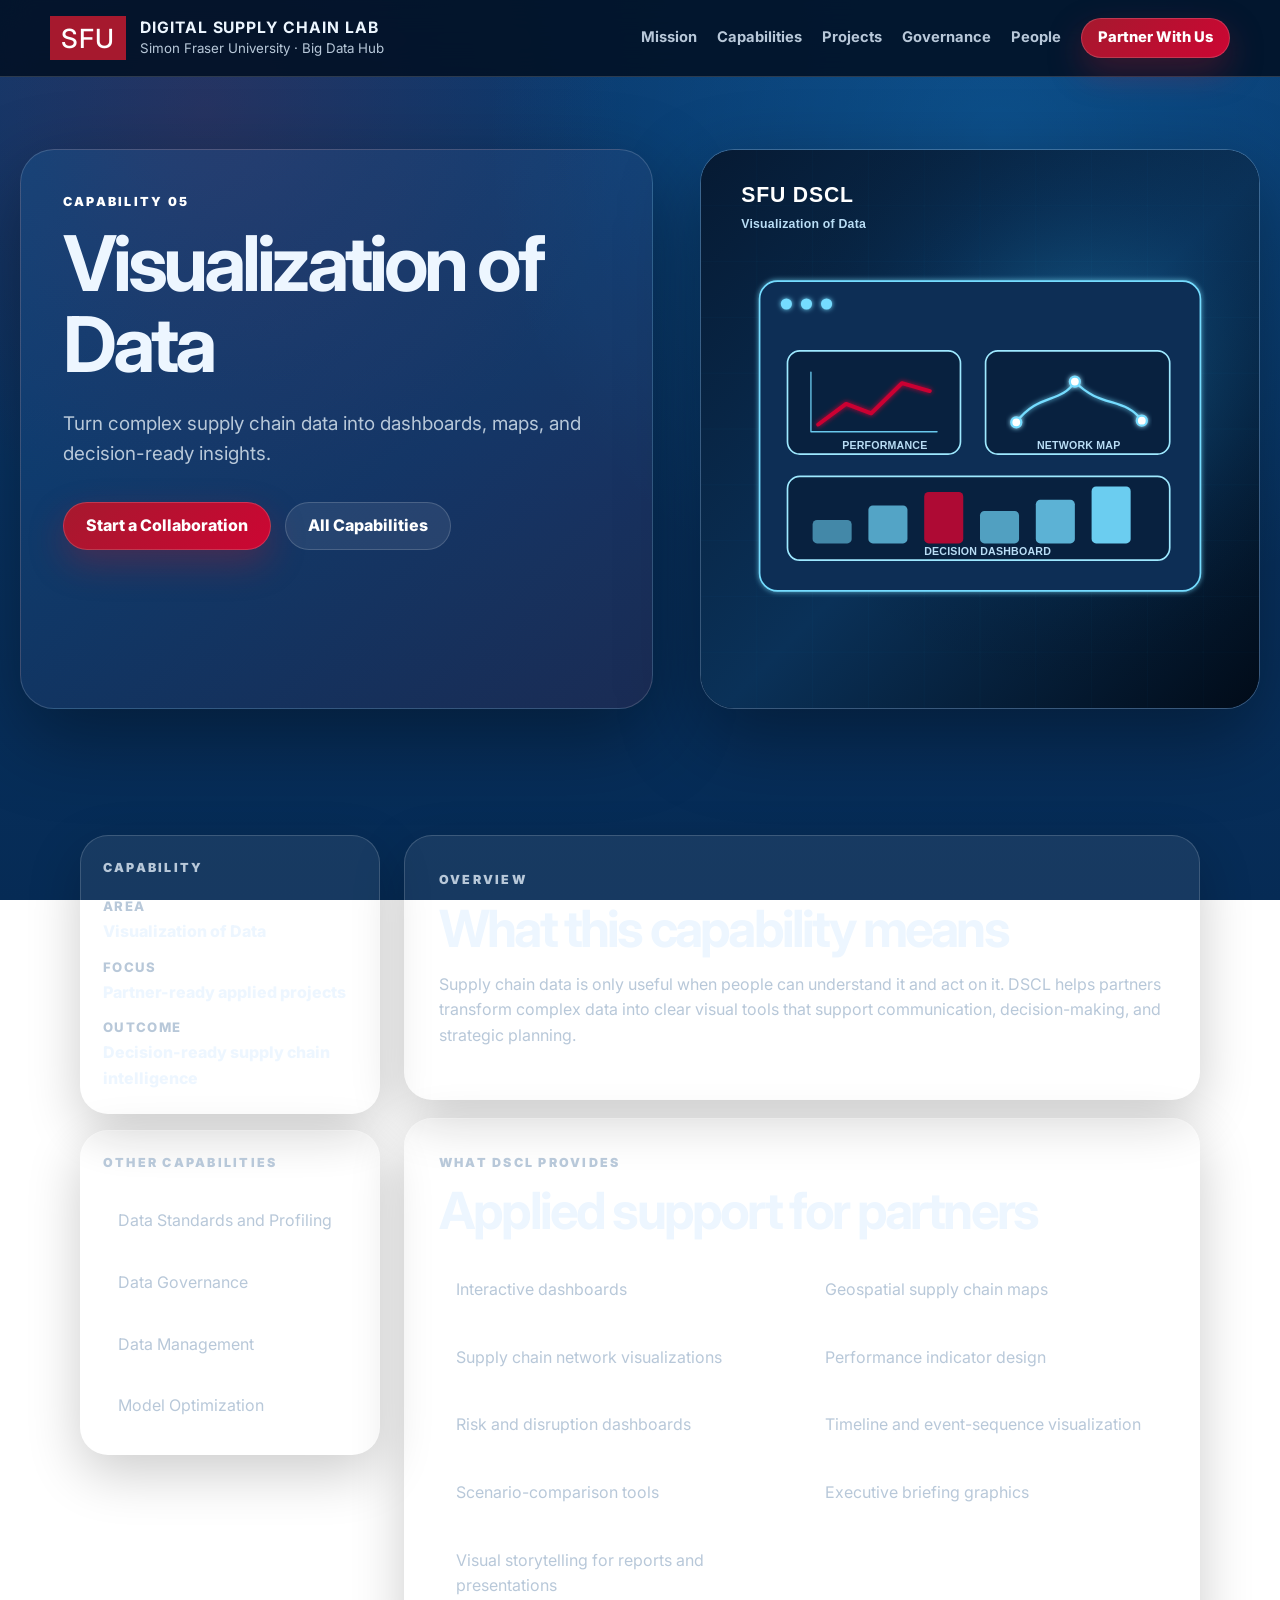
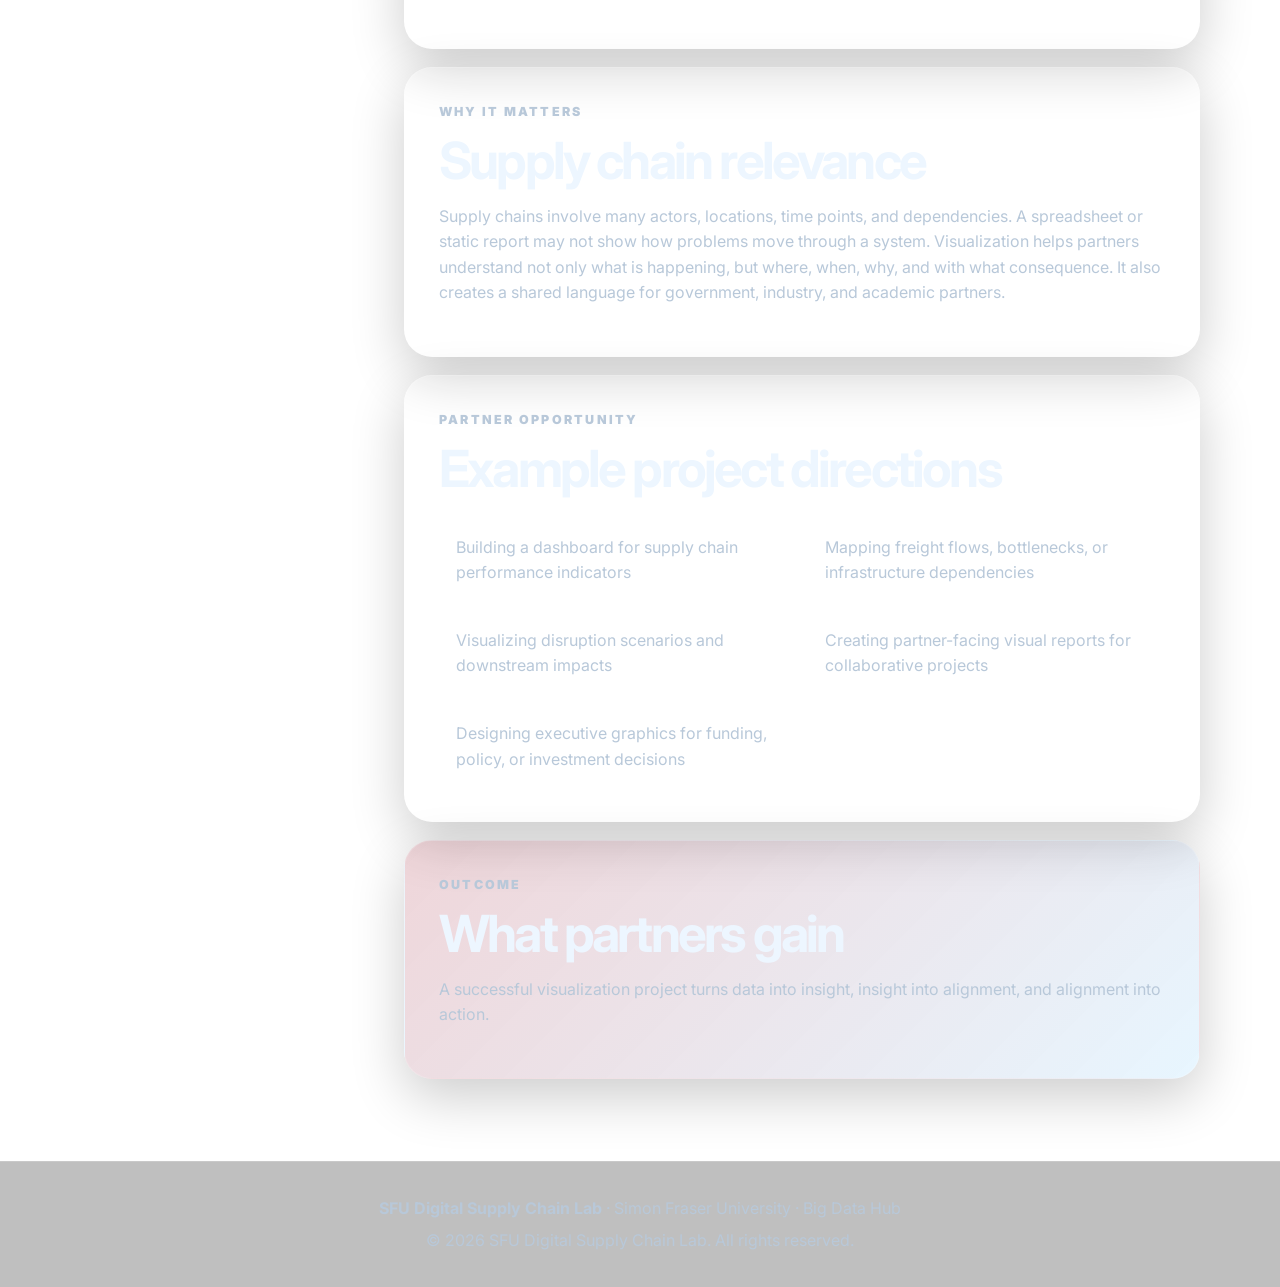
<file: capabilities/data-visualization.html>
<!doctype html>
<html lang="en">
<head>
  <meta charset="utf-8" />
  <meta name="viewport" content="width=device-width, initial-scale=1" />
  <meta name="description" content="Turn complex supply chain data into dashboards, maps, and decision-ready insights." />
  <title>Visualization of Data | SFU Digital Supply Chain Lab</title>
  <link rel="preconnect" href="https://fonts.googleapis.com">
  <link rel="preconnect" href="https://fonts.gstatic.com" crossorigin>
  <link href="https://fonts.googleapis.com/css2?family=Inter:wght@400;600;700;800;900&display=swap" rel="stylesheet">
  <link rel="stylesheet" href="../styles.css" />
</head>
<body>
  <header class="site-header" id="top">
    <nav class="nav" aria-label="Primary navigation">
      <a class="brand" href="../index.html" aria-label="SFU Digital Supply Chain Lab home">
        <span class="sfu-mark">SFU</span>
        <span class="brand-text"><strong>Digital Supply Chain Lab</strong><small>Simon Fraser University · Big Data Hub</small></span>
      </a>
      <button class="nav-toggle" aria-expanded="false" aria-controls="nav-links">Menu</button>
      <div class="nav-links" id="nav-links">
        <a href="../index.html#mission">Mission</a>
        <a href="../index.html#capabilities">Capabilities</a>
        <a href="../index.html#projects">Projects</a>
        <a href="../index.html#governance">Governance</a>
        <a href="../index.html#people">People</a>
        <a class="button small" href="../index.html#contact">Partner With Us</a>
      </div>
    </nav>
  </header>

  <main>
    <section class="project-hero capability-hero">
      <div class="project-hero-copy">
        <p class="eyebrow">Capability 05</p>
        <h1>Visualization of Data</h1>
        <p class="lead">Turn complex supply chain data into dashboards, maps, and decision-ready insights.</p>
        <div class="hero-actions">
          <a class="button" href="../index.html#contact">Start a Collaboration</a>
          <a class="button secondary" href="index.html">All Capabilities</a>
        </div>
      </div>
      <div class="project-hero-card capability-image" aria-label="Capability illustration">
        <img src="../assets/capability-data-visualization.svg" alt="Illustration of supply chain dashboards, maps, charts, and visual analytics" />
      </div>
    </section>

    <section class="section project-layout capability-layout">
      <aside class="project-sidebar" aria-label="Capability navigation">
        <div class="sidebar-card">
          <p class="eyebrow">Capability</p>
          <dl>
            <div><dt>Area</dt><dd>Visualization of Data</dd></div>
            <div><dt>Focus</dt><dd>Partner-ready applied projects</dd></div>
            <div><dt>Outcome</dt><dd>Decision-ready supply chain intelligence</dd></div>
          </dl>
        </div>
        <div class="sidebar-card capability-links">
          <p class="eyebrow">Other capabilities</p>
            <a href="data-standards-profiling.html">Data Standards and Profiling</a>
            <a href="data-governance.html">Data Governance</a>
            <a href="data-management.html">Data Management</a>
            <a href="model-optimization.html">Model Optimization</a>
        </div>
      </aside>

      <div class="project-main">
        <article class="content-panel">
          <p class="eyebrow">Overview</p>
          <h2>What this capability means</h2>
          <p>Supply chain data is only useful when people can understand it and act on it. DSCL helps partners transform complex data into clear visual tools that support communication, decision-making, and strategic planning.</p>
        </article>

        <article class="content-panel">
          <p class="eyebrow">What DSCL Provides</p>
          <h2>Applied support for partners</h2>
          <ul class="check-list">
              <li>Interactive dashboards</li>
              <li>Geospatial supply chain maps</li>
              <li>Supply chain network visualizations</li>
              <li>Performance indicator design</li>
              <li>Risk and disruption dashboards</li>
              <li>Timeline and event-sequence visualization</li>
              <li>Scenario-comparison tools</li>
              <li>Executive briefing graphics</li>
              <li>Visual storytelling for reports and presentations</li>
          </ul>
        </article>

        <article class="content-panel">
          <p class="eyebrow">Why It Matters</p>
          <h2>Supply chain relevance</h2>
          <p>Supply chains involve many actors, locations, time points, and dependencies. A spreadsheet or static report may not show how problems move through a system. Visualization helps partners understand not only what is happening, but where, when, why, and with what consequence. It also creates a shared language for government, industry, and academic partners.</p>
        </article>

        <article class="content-panel">
          <p class="eyebrow">Partner Opportunity</p>
          <h2>Example project directions</h2>
          <ul class="check-list">
              <li>Building a dashboard for supply chain performance indicators</li>
              <li>Mapping freight flows, bottlenecks, or infrastructure dependencies</li>
              <li>Visualizing disruption scenarios and downstream impacts</li>
              <li>Creating partner-facing visual reports for collaborative projects</li>
              <li>Designing executive graphics for funding, policy, or investment decisions</li>
          </ul>
        </article>

        <article class="content-panel outcome-panel">
          <p class="eyebrow">Outcome</p>
          <h2>What partners gain</h2>
          <p>A successful visualization project turns data into insight, insight into alignment, and alignment into action.</p>
        </article>
      </div>
    </section>
  </main>

  <footer class="footer">
    <p><strong>SFU Digital Supply Chain Lab</strong> · Simon Fraser University · Big Data Hub</p>
    <p>© <span id="year"></span> SFU Digital Supply Chain Lab. All rights reserved.</p>
  </footer>

  <script>
    const toggle = document.querySelector('.nav-toggle');
    const links = document.querySelector('.nav-links');
    toggle.addEventListener('click', () => {
      const isOpen = toggle.getAttribute('aria-expanded') === 'true';
      toggle.setAttribute('aria-expanded', String(!isOpen));
      links.classList.toggle('open');
    });
    document.getElementById('year').textContent = new Date().getFullYear();
  </script>
</body>
</html>
</file>
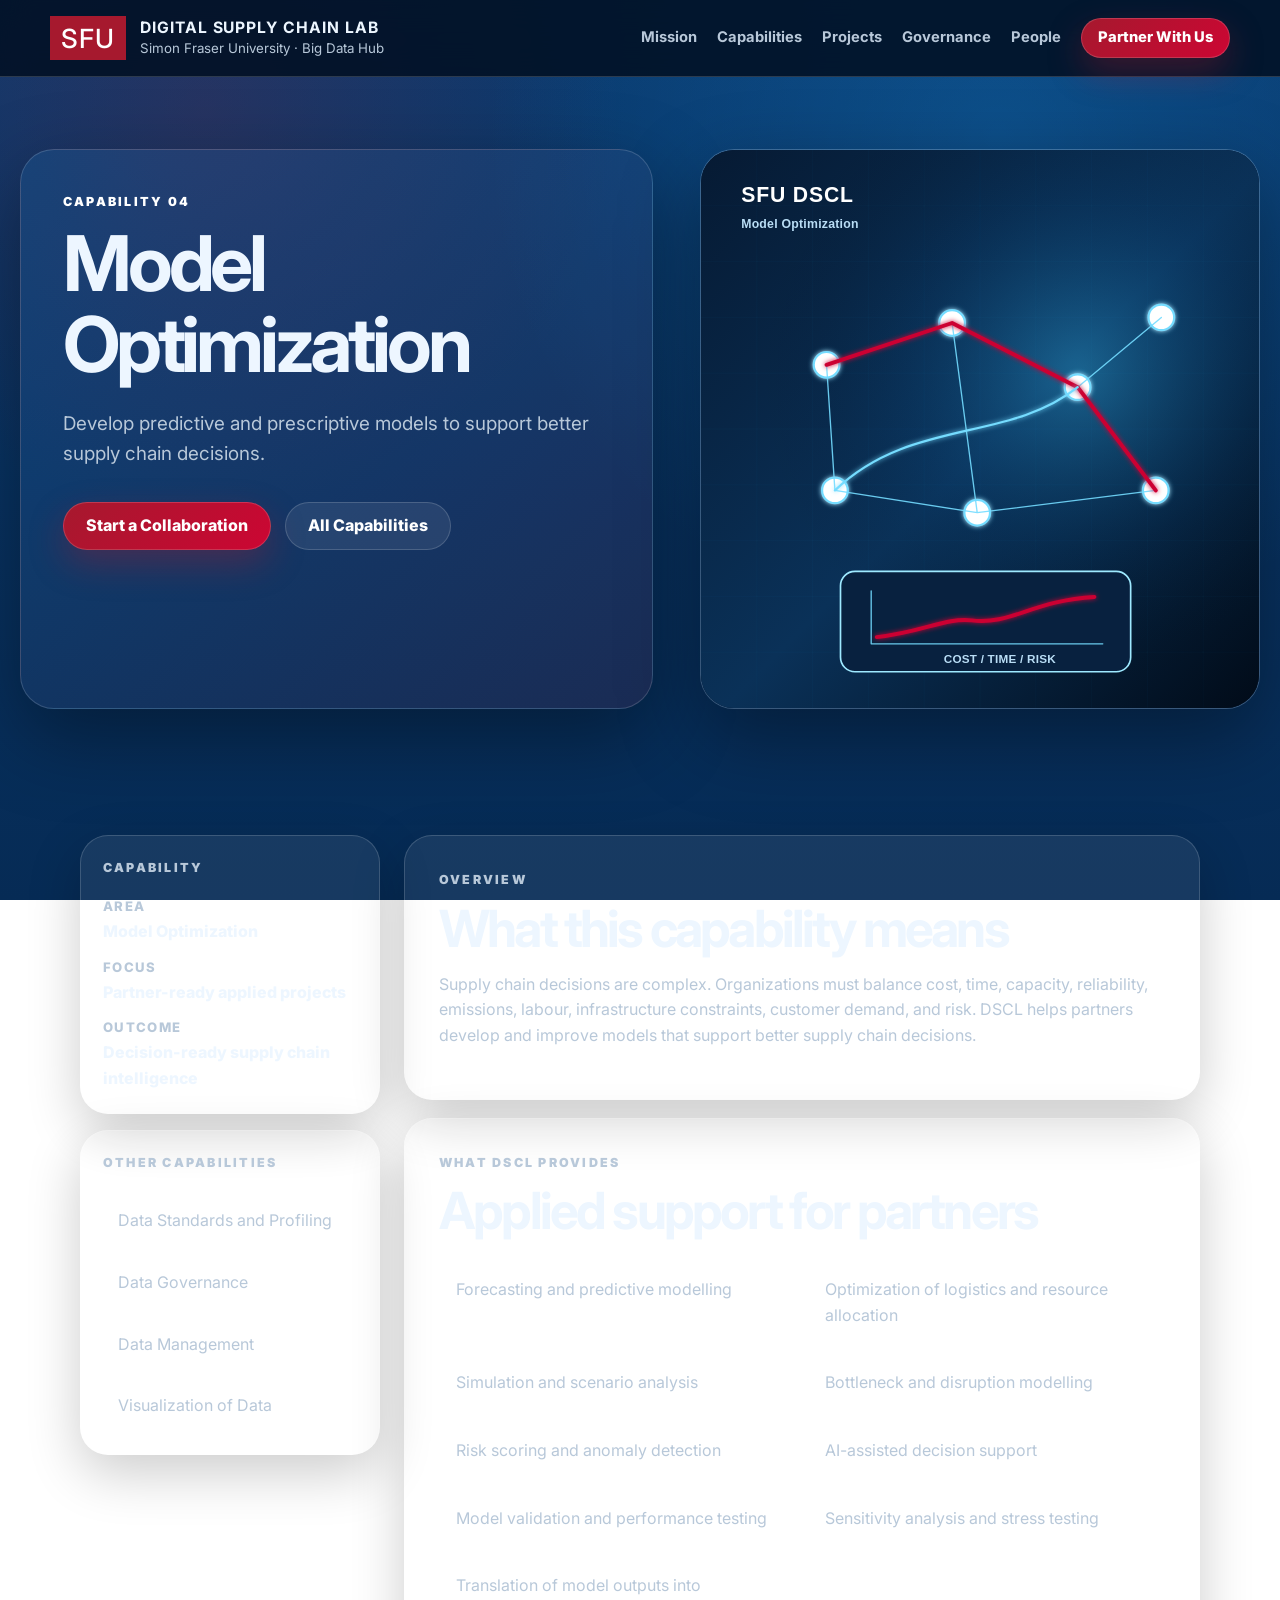
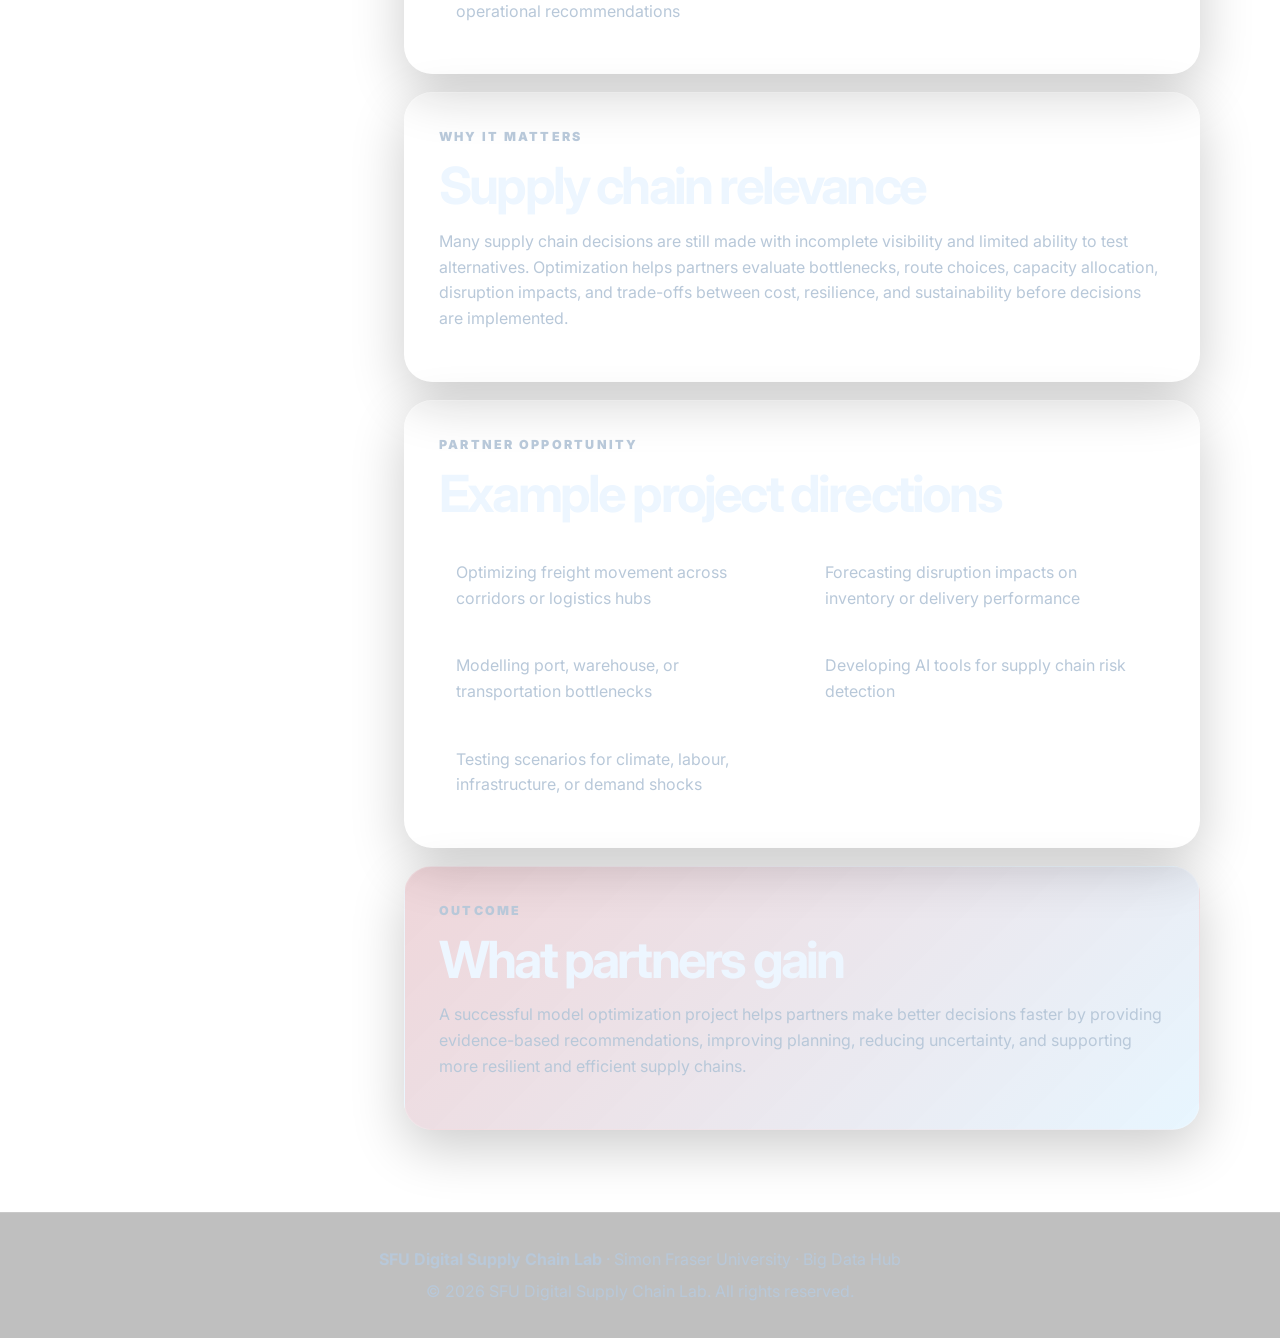
<file: capabilities/model-optimization.html>
<!doctype html>
<html lang="en">
<head>
  <meta charset="utf-8" />
  <meta name="viewport" content="width=device-width, initial-scale=1" />
  <meta name="description" content="Develop predictive and prescriptive models to support better supply chain decisions." />
  <title>Model Optimization | SFU Digital Supply Chain Lab</title>
  <link rel="preconnect" href="https://fonts.googleapis.com">
  <link rel="preconnect" href="https://fonts.gstatic.com" crossorigin>
  <link href="https://fonts.googleapis.com/css2?family=Inter:wght@400;600;700;800;900&display=swap" rel="stylesheet">
  <link rel="stylesheet" href="../styles.css" />
</head>
<body>
  <header class="site-header" id="top">
    <nav class="nav" aria-label="Primary navigation">
      <a class="brand" href="../index.html" aria-label="SFU Digital Supply Chain Lab home">
        <span class="sfu-mark">SFU</span>
        <span class="brand-text"><strong>Digital Supply Chain Lab</strong><small>Simon Fraser University · Big Data Hub</small></span>
      </a>
      <button class="nav-toggle" aria-expanded="false" aria-controls="nav-links">Menu</button>
      <div class="nav-links" id="nav-links">
        <a href="../index.html#mission">Mission</a>
        <a href="../index.html#capabilities">Capabilities</a>
        <a href="../index.html#projects">Projects</a>
        <a href="../index.html#governance">Governance</a>
        <a href="../index.html#people">People</a>
        <a class="button small" href="../index.html#contact">Partner With Us</a>
      </div>
    </nav>
  </header>

  <main>
    <section class="project-hero capability-hero">
      <div class="project-hero-copy">
        <p class="eyebrow">Capability 04</p>
        <h1>Model Optimization</h1>
        <p class="lead">Develop predictive and prescriptive models to support better supply chain decisions.</p>
        <div class="hero-actions">
          <a class="button" href="../index.html#contact">Start a Collaboration</a>
          <a class="button secondary" href="index.html">All Capabilities</a>
        </div>
      </div>
      <div class="project-hero-card capability-image" aria-label="Capability illustration">
        <img src="../assets/capability-model-optimization.svg" alt="Illustration of route optimization, network nodes, and improving performance metrics" />
      </div>
    </section>

    <section class="section project-layout capability-layout">
      <aside class="project-sidebar" aria-label="Capability navigation">
        <div class="sidebar-card">
          <p class="eyebrow">Capability</p>
          <dl>
            <div><dt>Area</dt><dd>Model Optimization</dd></div>
            <div><dt>Focus</dt><dd>Partner-ready applied projects</dd></div>
            <div><dt>Outcome</dt><dd>Decision-ready supply chain intelligence</dd></div>
          </dl>
        </div>
        <div class="sidebar-card capability-links">
          <p class="eyebrow">Other capabilities</p>
            <a href="data-standards-profiling.html">Data Standards and Profiling</a>
            <a href="data-governance.html">Data Governance</a>
            <a href="data-management.html">Data Management</a>
            <a href="data-visualization.html">Visualization of Data</a>
        </div>
      </aside>

      <div class="project-main">
        <article class="content-panel">
          <p class="eyebrow">Overview</p>
          <h2>What this capability means</h2>
          <p>Supply chain decisions are complex. Organizations must balance cost, time, capacity, reliability, emissions, labour, infrastructure constraints, customer demand, and risk. DSCL helps partners develop and improve models that support better supply chain decisions.</p>
        </article>

        <article class="content-panel">
          <p class="eyebrow">What DSCL Provides</p>
          <h2>Applied support for partners</h2>
          <ul class="check-list">
              <li>Forecasting and predictive modelling</li>
              <li>Optimization of logistics and resource allocation</li>
              <li>Simulation and scenario analysis</li>
              <li>Bottleneck and disruption modelling</li>
              <li>Risk scoring and anomaly detection</li>
              <li>AI-assisted decision support</li>
              <li>Model validation and performance testing</li>
              <li>Sensitivity analysis and stress testing</li>
              <li>Translation of model outputs into operational recommendations</li>
          </ul>
        </article>

        <article class="content-panel">
          <p class="eyebrow">Why It Matters</p>
          <h2>Supply chain relevance</h2>
          <p>Many supply chain decisions are still made with incomplete visibility and limited ability to test alternatives. Optimization helps partners evaluate bottlenecks, route choices, capacity allocation, disruption impacts, and trade-offs between cost, resilience, and sustainability before decisions are implemented.</p>
        </article>

        <article class="content-panel">
          <p class="eyebrow">Partner Opportunity</p>
          <h2>Example project directions</h2>
          <ul class="check-list">
              <li>Optimizing freight movement across corridors or logistics hubs</li>
              <li>Forecasting disruption impacts on inventory or delivery performance</li>
              <li>Modelling port, warehouse, or transportation bottlenecks</li>
              <li>Developing AI tools for supply chain risk detection</li>
              <li>Testing scenarios for climate, labour, infrastructure, or demand shocks</li>
          </ul>
        </article>

        <article class="content-panel outcome-panel">
          <p class="eyebrow">Outcome</p>
          <h2>What partners gain</h2>
          <p>A successful model optimization project helps partners make better decisions faster by providing evidence-based recommendations, improving planning, reducing uncertainty, and supporting more resilient and efficient supply chains.</p>
        </article>
      </div>
    </section>
  </main>

  <footer class="footer">
    <p><strong>SFU Digital Supply Chain Lab</strong> · Simon Fraser University · Big Data Hub</p>
    <p>© <span id="year"></span> SFU Digital Supply Chain Lab. All rights reserved.</p>
  </footer>

  <script>
    const toggle = document.querySelector('.nav-toggle');
    const links = document.querySelector('.nav-links');
    toggle.addEventListener('click', () => {
      const isOpen = toggle.getAttribute('aria-expanded') === 'true';
      toggle.setAttribute('aria-expanded', String(!isOpen));
      links.classList.toggle('open');
    });
    document.getElementById('year').textContent = new Date().getFullYear();
  </script>
</body>
</html>
</file>
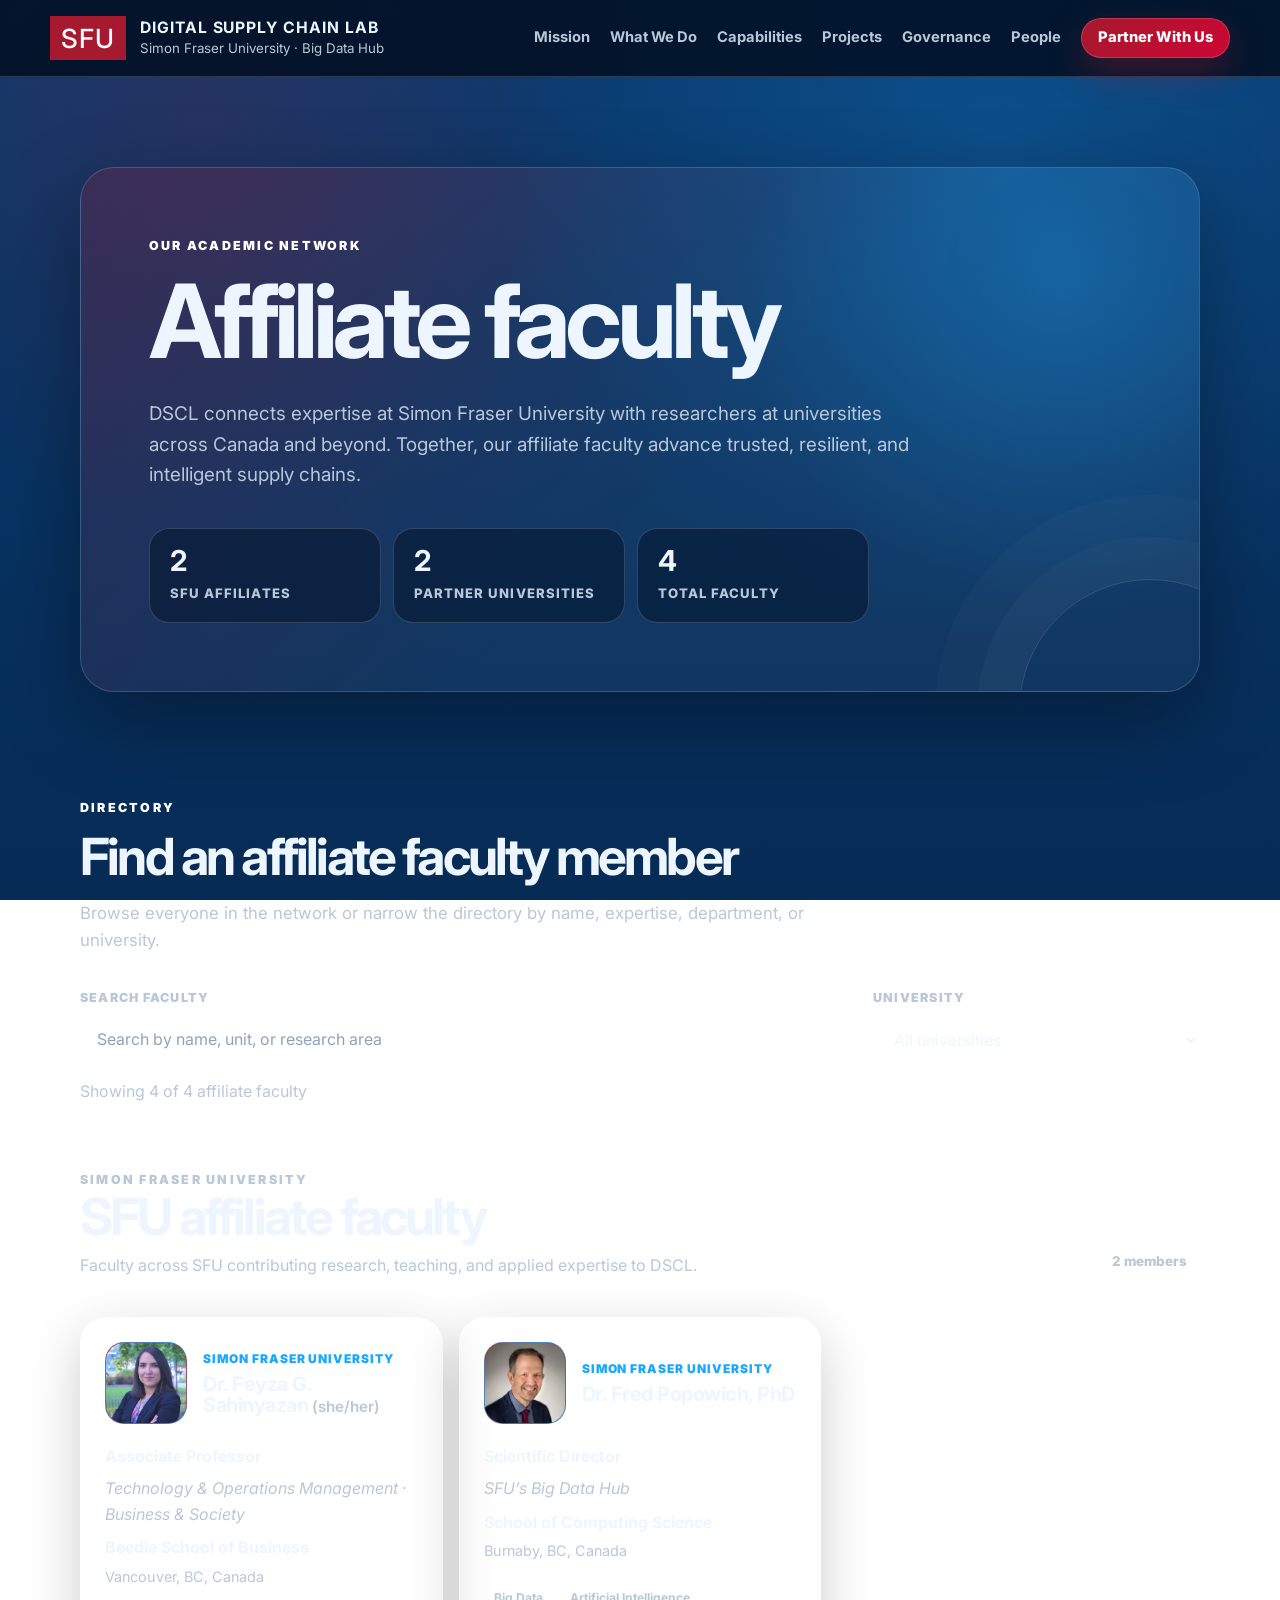
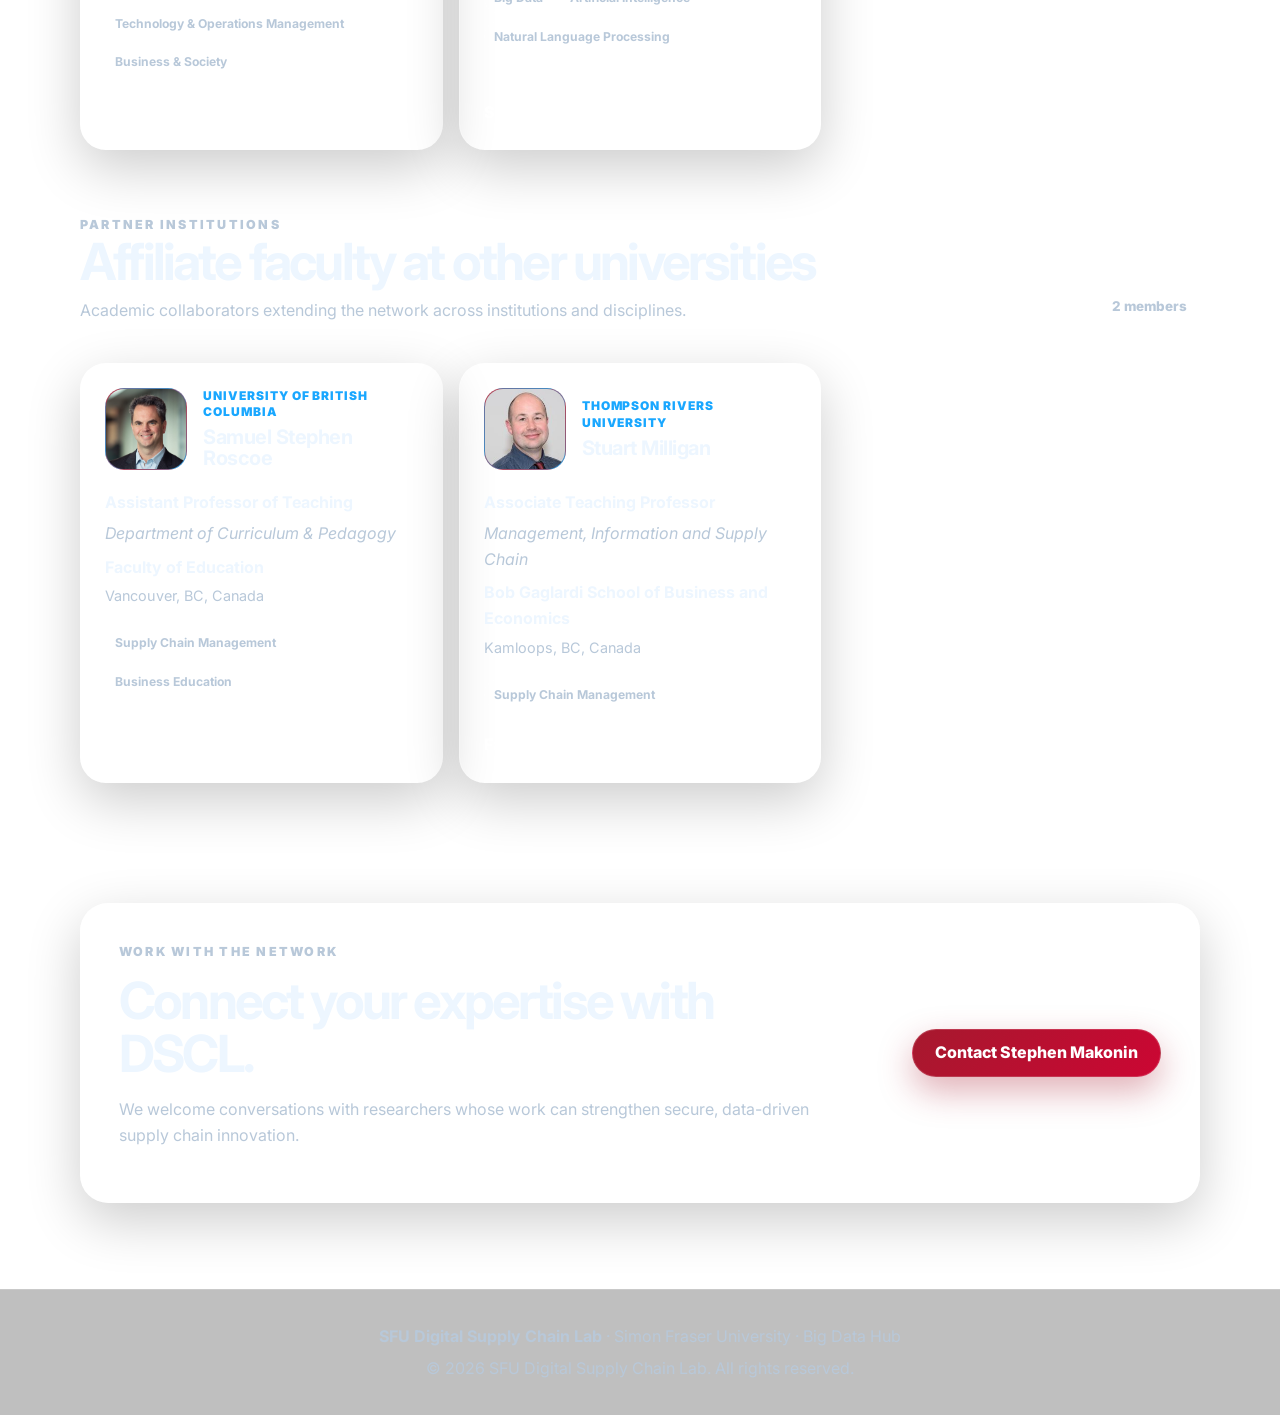
<file: people/affiliate-faculty.html>
<!doctype html>
<html lang="en">
<head>
  <meta charset="utf-8" />
  <meta name="viewport" content="width=device-width, initial-scale=1" />
  <meta name="description" content="Affiliate faculty connected with the SFU Digital Supply Chain Lab at Simon Fraser University and partner universities." />
  <title>Affiliate Faculty | SFU Digital Supply Chain Lab</title>
  <link rel="preconnect" href="https://fonts.googleapis.com">
  <link rel="preconnect" href="https://fonts.gstatic.com" crossorigin>
  <link href="https://fonts.googleapis.com/css2?family=Inter:wght@400;600;700;800;900&display=swap" rel="stylesheet">
  <link rel="stylesheet" href="../styles.css" />
  <link rel="stylesheet" href="affiliate-faculty.css" />
  <script src="affiliate-faculty-data.js" defer></script>
  <script src="affiliate-faculty.js" defer></script>
</head>
<body>
  <header class="site-header" id="top">
    <nav class="nav" aria-label="Primary navigation">
      <a class="brand" href="../index.html" aria-label="SFU Digital Supply Chain Lab home">
        <span class="sfu-mark">SFU</span>
        <span class="brand-text"><strong>Digital Supply Chain Lab</strong><small>Simon Fraser University · Big Data Hub</small></span>
      </a>
      <button class="nav-toggle" aria-expanded="false" aria-controls="nav-links">Menu</button>
      <div class="nav-links" id="nav-links">
        <a href="../index.html#mission">Mission</a>
        <a href="../index.html#work">What We Do</a>
        <a href="../capabilities/index.html">Capabilities</a>
        <a href="../index.html#projects">Projects</a>
        <a href="../index.html#governance">Governance</a>
        <a href="affiliate-faculty.html" aria-current="page">People</a>
        <a class="button small" href="../index.html#contact">Partner With Us</a>
      </div>
    </nav>
  </header>

  <main>
    <section class="faculty-hero">
      <div class="faculty-hero-copy">
        <p class="eyebrow">Our Academic Network</p>
        <h1>Affiliate faculty</h1>
        <p class="lead">DSCL connects expertise at Simon Fraser University with researchers at universities across Canada and beyond. Together, our affiliate faculty advance trusted, resilient, and intelligent supply chains.</p>
        <div class="faculty-stats" aria-label="Faculty network summary">
          <div class="faculty-stat"><strong id="sfu-stat">0</strong><span>SFU affiliates</span></div>
          <div class="faculty-stat"><strong id="partner-stat">0</strong><span>Partner universities</span></div>
          <div class="faculty-stat"><strong id="total-stat">0</strong><span>Total faculty</span></div>
        </div>
      </div>
    </section>

    <section class="section faculty-directory" aria-labelledby="directory-title">
      <div class="section-heading">
        <p class="eyebrow">Directory</p>
        <h2 id="directory-title">Find an affiliate faculty member</h2>
        <p class="lead-small">Browse everyone in the network or narrow the directory by name, expertise, department, or university.</p>
      </div>

      <div class="faculty-toolbar" role="search">
        <label class="faculty-control">
          <span>Search faculty</span>
          <input id="faculty-search" type="search" placeholder="Search by name, unit, or research area" autocomplete="off" />
        </label>
        <label class="faculty-control">
          <span>University</span>
          <select id="university-filter">
            <option value="">All universities</option>
          </select>
        </label>
      </div>
      <p class="faculty-results-summary" id="faculty-results-summary" aria-live="polite"></p>

      <section class="faculty-group" data-faculty-group="sfu" aria-labelledby="sfu-faculty-title">
        <div class="faculty-group-heading">
          <div>
            <p class="eyebrow">Simon Fraser University</p>
            <h2 id="sfu-faculty-title">SFU affiliate faculty</h2>
            <p>Faculty across SFU contributing research, teaching, and applied expertise to DSCL.</p>
          </div>
          <span class="faculty-count" id="sfu-count">0 members</span>
        </div>
        <div class="faculty-grid" id="sfu-faculty-grid"></div>
      </section>

      <section class="faculty-group" data-faculty-group="other" aria-labelledby="other-faculty-title">
        <div class="faculty-group-heading">
          <div>
            <p class="eyebrow">Partner Institutions</p>
            <h2 id="other-faculty-title">Affiliate faculty at other universities</h2>
            <p>Academic collaborators extending the network across institutions and disciplines.</p>
          </div>
          <span class="faculty-count" id="other-count">0 members</span>
        </div>
        <div class="faculty-grid" id="other-faculty-grid"></div>
      </section>

      <div class="faculty-empty" id="faculty-empty" hidden>No affiliate faculty match that search. Try another name, research area, or university.</div>
      <noscript><p class="faculty-empty">JavaScript is required to display the faculty directory.</p></noscript>
    </section>

    <section class="cta" id="contact">
      <div>
        <p class="eyebrow">Work With the Network</p>
        <h2>Connect your expertise with DSCL.</h2>
        <p>We welcome conversations with researchers whose work can strengthen secure, data-driven supply chain innovation.</p>
      </div>
      <a class="button" href="mailto:smakonin@sfu.ca?subject=DSCL%20Affiliate%20Faculty%20Inquiry">Contact Stephen Makonin</a>
    </section>
  </main>

  <footer class="footer">
    <p><strong>SFU Digital Supply Chain Lab</strong> · Simon Fraser University · Big Data Hub</p>
    <p>© <span id="year"></span> SFU Digital Supply Chain Lab. All rights reserved.</p>
  </footer>

  <script>
    const toggle = document.querySelector('.nav-toggle');
    const links = document.querySelector('.nav-links');
    toggle.addEventListener('click', () => {
      const isOpen = toggle.getAttribute('aria-expanded') === 'true';
      toggle.setAttribute('aria-expanded', String(!isOpen));
      links.classList.toggle('open');
    });
    document.getElementById('year').textContent = new Date().getFullYear();
  </script>
</body>
</html>
</file>
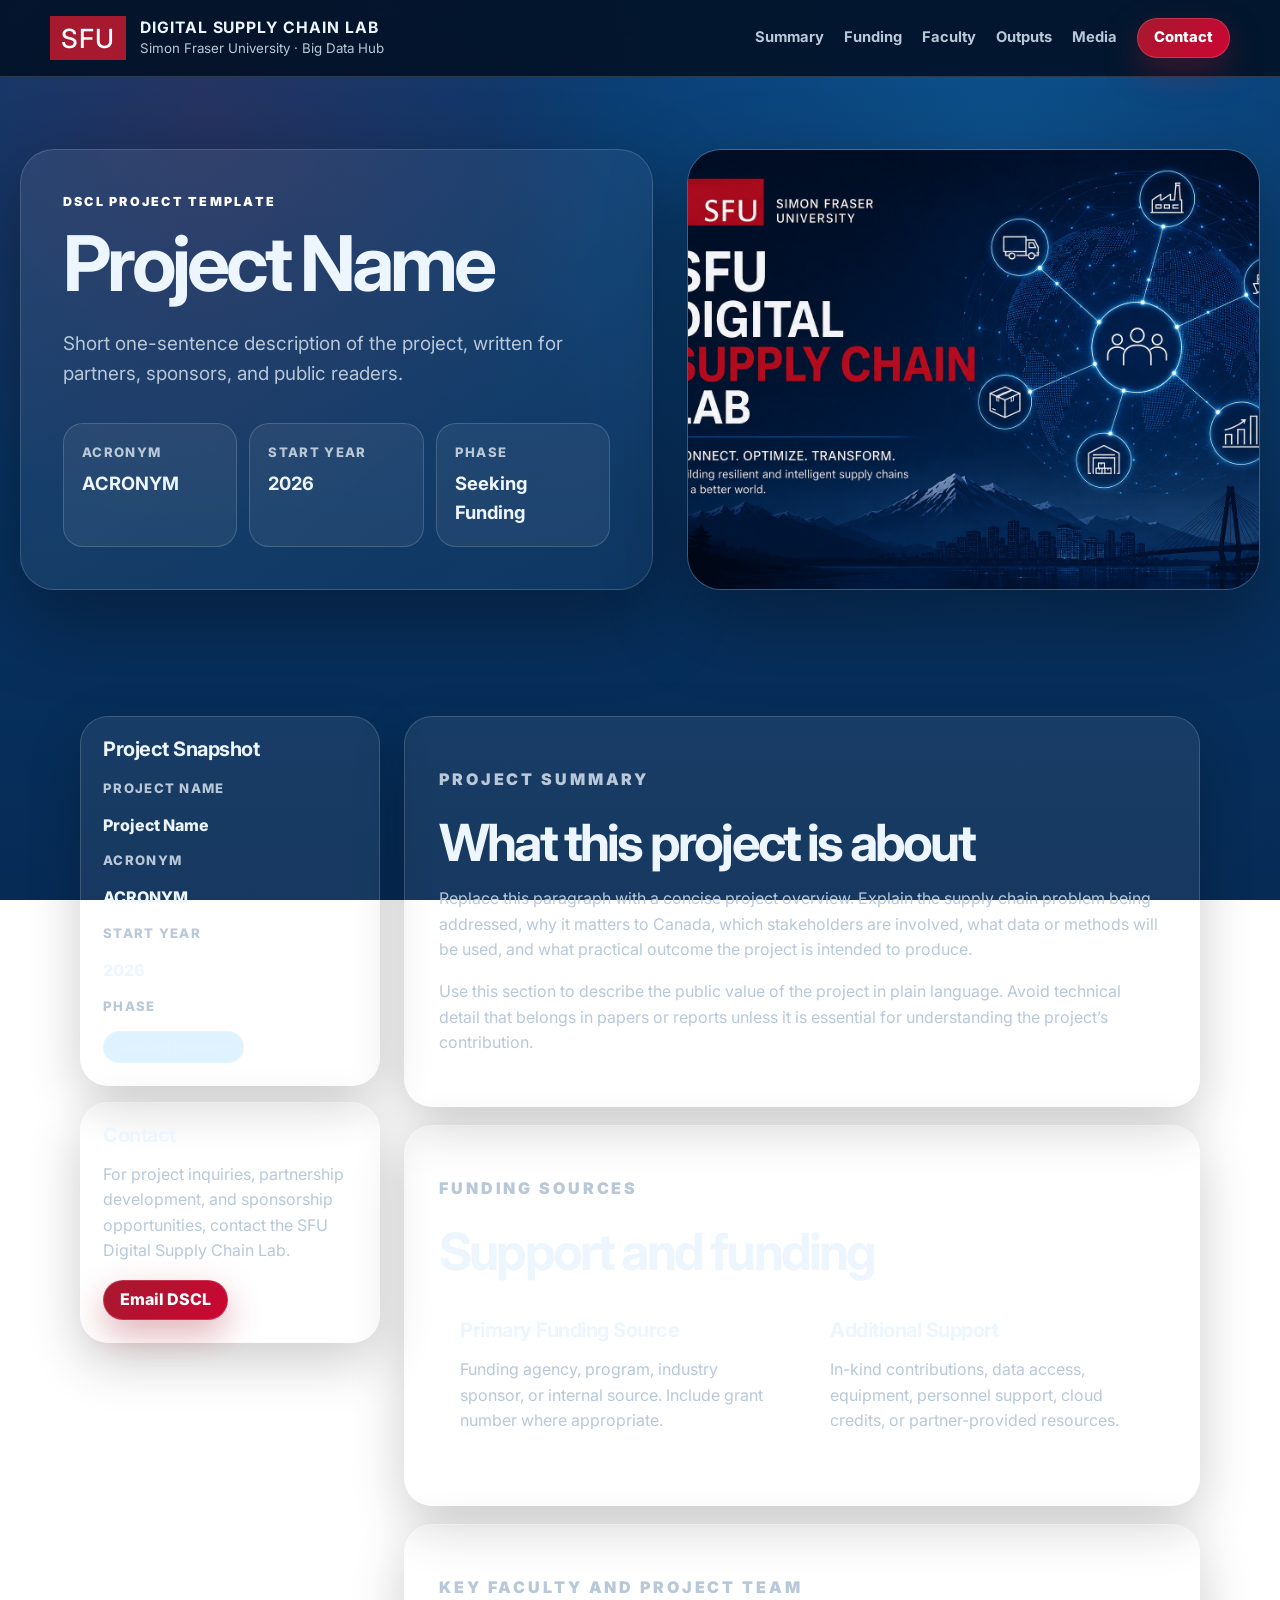
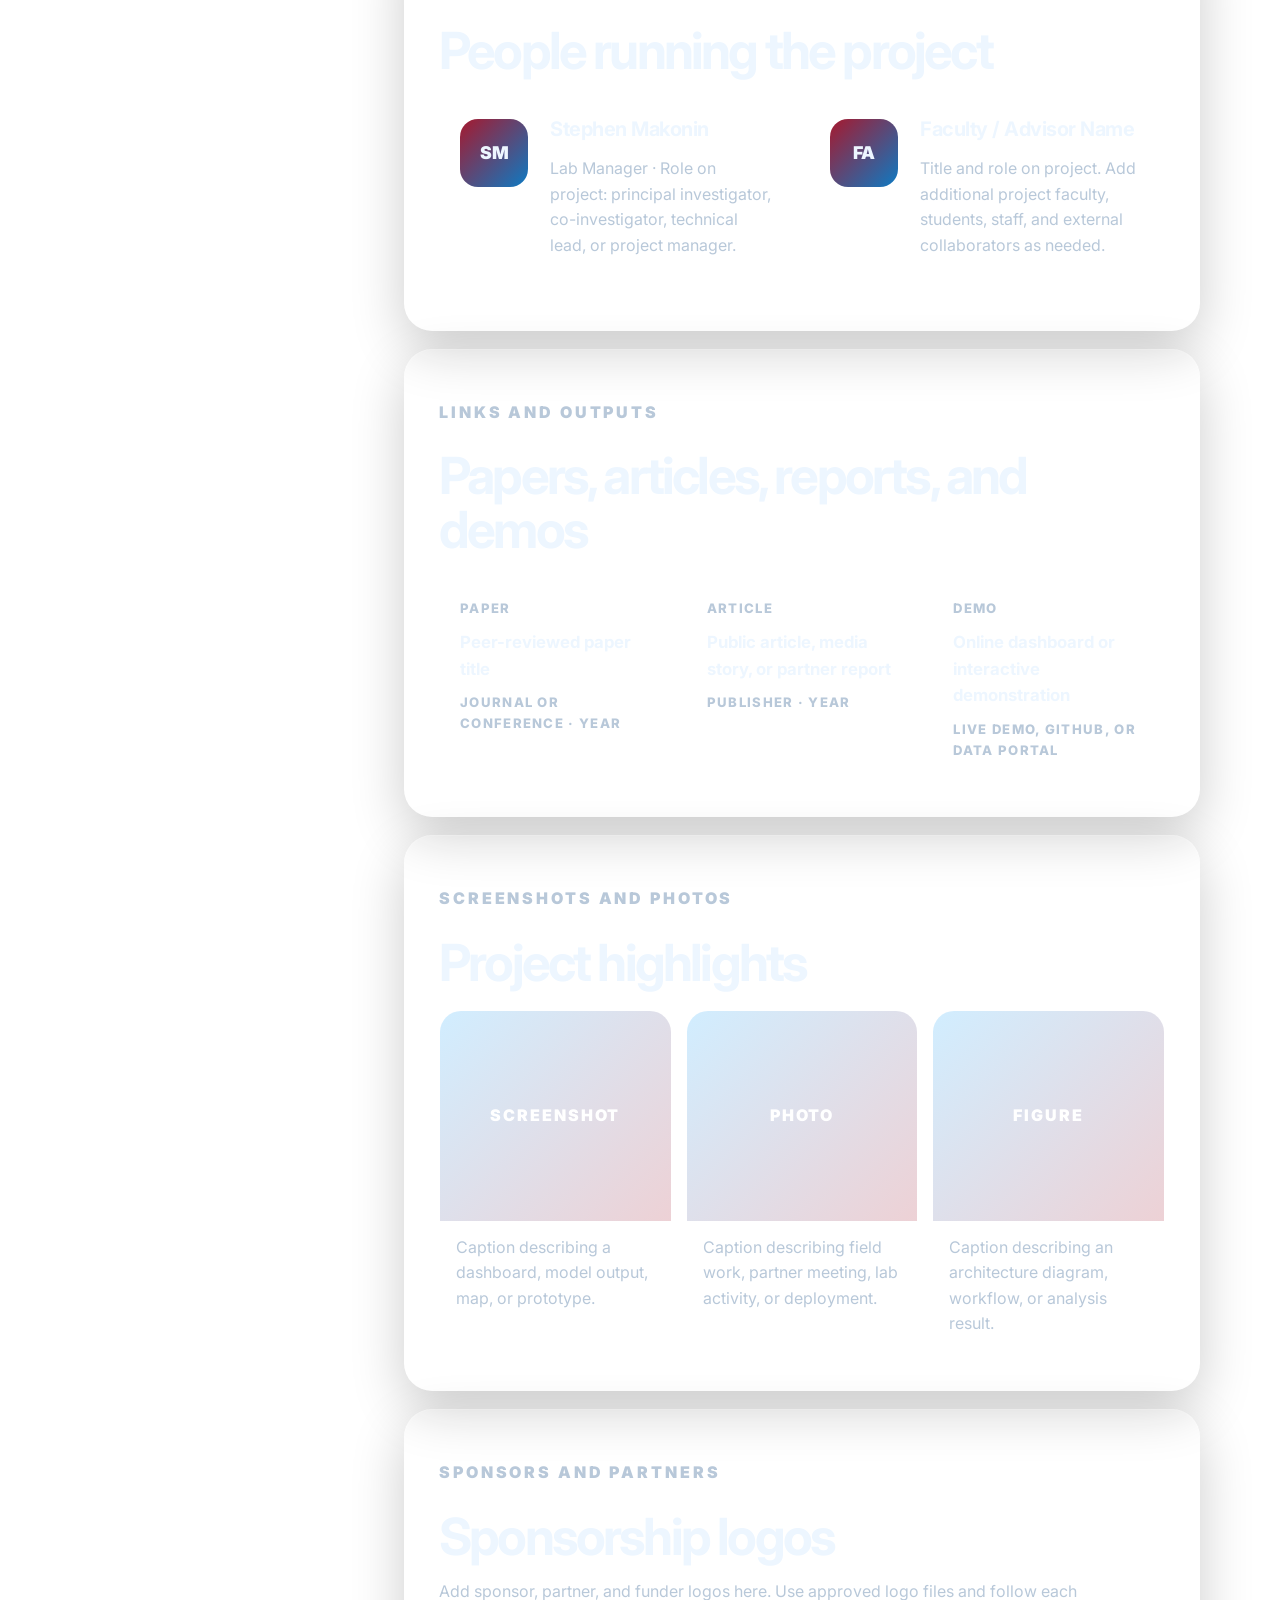
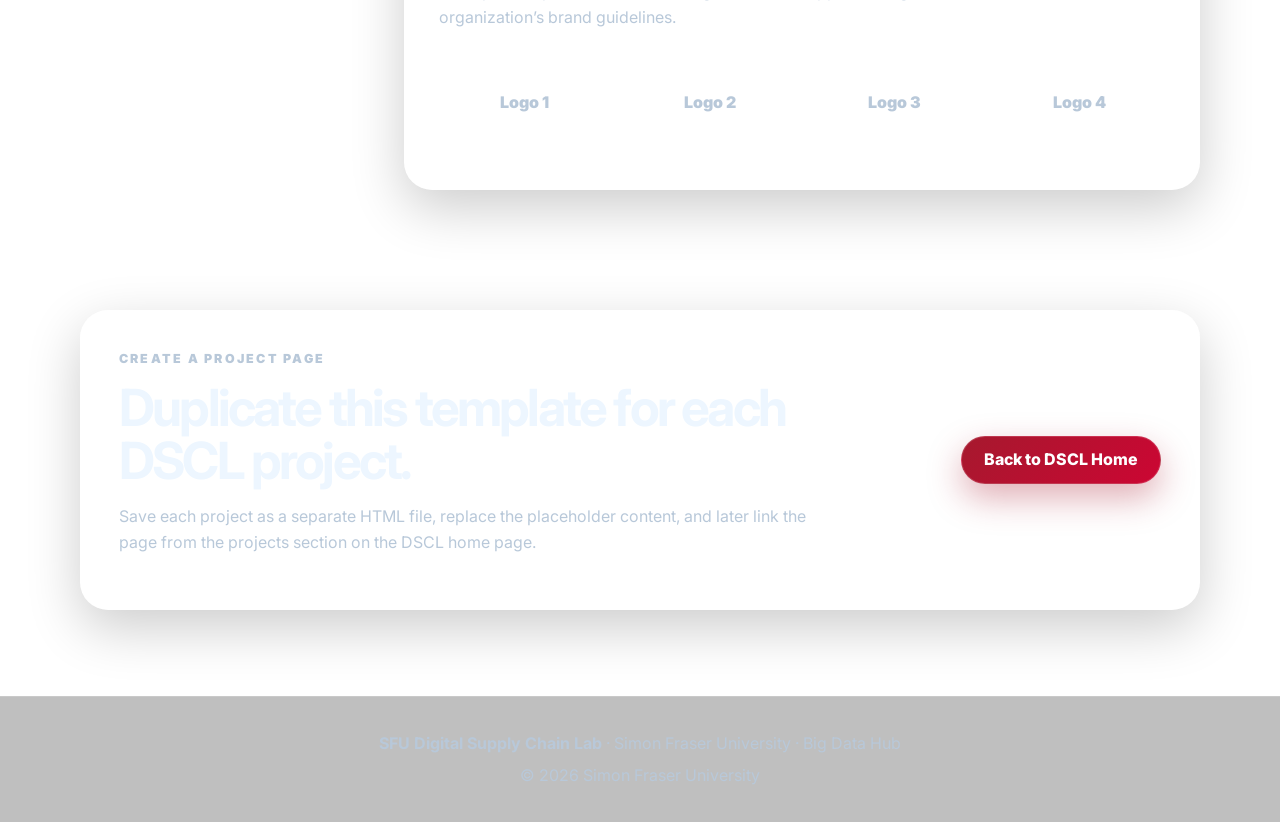
<file: projects/ADOPT.html>
<!doctype html>
<html lang="en">
<head>
  <meta charset="utf-8" />
  <meta name="viewport" content="width=device-width, initial-scale=1" />
  <meta name="description" content="Project page template for the SFU Digital Supply Chain Lab." />
  <title>Project Name | SFU Digital Supply Chain Lab</title>
  <link rel="preconnect" href="https://fonts.googleapis.com">
  <link rel="preconnect" href="https://fonts.gstatic.com" crossorigin>
  <link href="https://fonts.googleapis.com/css2?family=Inter:wght@400;600;700;800;900&display=swap" rel="stylesheet">
  <link rel="stylesheet" href="../styles.css" />
</head>
<body>
  <header class="site-header" id="top">
    <nav class="nav" aria-label="Primary navigation">
      <a class="brand" href="../index.html" aria-label="SFU Digital Supply Chain Lab home">
        <span class="sfu-mark">SFU</span>
        <span class="brand-text"><strong>Digital Supply Chain Lab</strong><small>Simon Fraser University · Big Data Hub</small></span>
      </a>
      <button class="nav-toggle" aria-expanded="false" aria-controls="nav-links">Menu</button>
      <div class="nav-links" id="nav-links">
        <a href="#summary">Summary</a>
        <a href="#funding">Funding</a>
        <a href="#faculty">Faculty</a>
        <a href="#outputs">Outputs</a>
        <a href="#media">Media</a>
        <a class="button small" href="mailto:smakonin@sfu.ca?subject=DSCL%20Project%20Inquiry">Contact</a>
      </div>
    </nav>
  </header>

  <main>
    <section class="project-hero">
      <div class="project-hero-copy">
        <p class="eyebrow">DSCL Project Template</p>
        <h1>Project Name</h1>
        <p class="lead">Short one-sentence description of the project, written for partners, sponsors, and public readers.</p>
        <div class="project-meta-grid" aria-label="Project details">
          <div><span>Acronym</span><strong>ACRONYM</strong></div>
          <div><span>Start Year</span><strong>2026</strong></div>
          <div><span>Phase</span><strong>Seeking Funding</strong></div>
        </div>
      </div>
      <div class="project-hero-card">
        <img src="../assets/sfu-dscl-infographic.jpeg" alt="SFU Digital Supply Chain Lab infographic" />
      </div>
    </section>

    <section class="section project-layout" id="summary">
      <aside class="project-sidebar">
        <div class="sidebar-card">
          <h3>Project Snapshot</h3>
          <dl>
            <dt>Project Name</dt><dd>Project Name</dd>
            <dt>Acronym</dt><dd>ACRONYM</dd>
            <dt>Start Year</dt><dd>2026</dd>
            <dt>Phase</dt><dd><span class="status-pill seeking">Seeking Funding</span></dd>
          </dl>
        </div>
        <div class="sidebar-card">
          <h3>Contact</h3>
          <p>For project inquiries, partnership development, and sponsorship opportunities, contact the SFU Digital Supply Chain Lab.</p>
          <a class="button small" href="mailto:smakonin@sfu.ca?subject=DSCL%20Project%20Inquiry">Email DSCL</a>
        </div>
      </aside>

      <div class="project-main">
        <article class="content-panel">
          <p class="section-label">Project Summary</p>
          <h2>What this project is about</h2>
          <p>Replace this paragraph with a concise project overview. Explain the supply chain problem being addressed, why it matters to Canada, which stakeholders are involved, what data or methods will be used, and what practical outcome the project is intended to produce.</p>
          <p>Use this section to describe the public value of the project in plain language. Avoid technical detail that belongs in papers or reports unless it is essential for understanding the project’s contribution.</p>
        </article>

        <article class="content-panel" id="funding">
          <p class="section-label">Funding Sources</p>
          <h2>Support and funding</h2>
          <div class="funding-list">
            <div>
              <h3>Primary Funding Source</h3>
              <p>Funding agency, program, industry sponsor, or internal source. Include grant number where appropriate.</p>
            </div>
            <div>
              <h3>Additional Support</h3>
              <p>In-kind contributions, data access, equipment, personnel support, cloud credits, or partner-provided resources.</p>
            </div>
          </div>
        </article>

        <article class="content-panel" id="faculty">
          <p class="section-label">Key Faculty and Project Team</p>
          <h2>People running the project</h2>
          <div class="people-grid compact">
            <div class="person-card">
              <div class="profile-photo small" aria-hidden="true">SM</div>
              <div>
                <h3>Stephen Makonin</h3>
                <p>Lab Manager · Role on project: principal investigator, co-investigator, technical lead, or project manager.</p>
              </div>
            </div>
            <div class="person-card">
              <div class="profile-photo small" aria-hidden="true">FA</div>
              <div>
                <h3>Faculty / Advisor Name</h3>
                <p>Title and role on project. Add additional project faculty, students, staff, and external collaborators as needed.</p>
              </div>
            </div>
          </div>
        </article>

        <article class="content-panel" id="outputs">
          <p class="section-label">Links and Outputs</p>
          <h2>Papers, articles, reports, and demos</h2>
          <div class="link-card-grid">
            <a class="link-card" href="#"><span>Paper</span><strong>Peer-reviewed paper title</strong><small>Journal or conference · Year</small></a>
            <a class="link-card" href="#"><span>Article</span><strong>Public article, media story, or partner report</strong><small>Publisher · Year</small></a>
            <a class="link-card" href="#"><span>Demo</span><strong>Online dashboard or interactive demonstration</strong><small>Live demo, GitHub, or data portal</small></a>
          </div>
        </article>

        <article class="content-panel" id="media">
          <p class="section-label">Screenshots and Photos</p>
          <h2>Project highlights</h2>
          <div class="media-grid">
            <figure>
              <div class="media-placeholder">Screenshot</div>
              <figcaption>Caption describing a dashboard, model output, map, or prototype.</figcaption>
            </figure>
            <figure>
              <div class="media-placeholder">Photo</div>
              <figcaption>Caption describing field work, partner meeting, lab activity, or deployment.</figcaption>
            </figure>
            <figure>
              <div class="media-placeholder">Figure</div>
              <figcaption>Caption describing an architecture diagram, workflow, or analysis result.</figcaption>
            </figure>
          </div>
        </article>

        <article class="content-panel" id="sponsors">
          <p class="section-label">Sponsors and Partners</p>
          <h2>Sponsorship logos</h2>
          <p>Add sponsor, partner, and funder logos here. Use approved logo files and follow each organization’s brand guidelines.</p>
          <div class="logo-wall">
            <div>Logo 1</div>
            <div>Logo 2</div>
            <div>Logo 3</div>
            <div>Logo 4</div>
          </div>
        </article>
      </div>
    </section>

    <section class="cta">
      <div>
        <p class="eyebrow">Create a Project Page</p>
        <h2>Duplicate this template for each DSCL project.</h2>
        <p>Save each project as a separate HTML file, replace the placeholder content, and later link the page from the projects section on the DSCL home page.</p>
      </div>
      <a class="button" href="../index.html">Back to DSCL Home</a>
    </section>
  </main>

  <footer class="footer">
    <p><strong>SFU Digital Supply Chain Lab</strong> · Simon Fraser University · Big Data Hub</p>
    <p>© <span id="year"></span> Simon Fraser University</p>
  </footer>

  <script>
    const toggle = document.querySelector('.nav-toggle');
    const links = document.querySelector('#nav-links');
    if (toggle && links) {
      toggle.addEventListener('click', () => {
        const open = links.classList.toggle('open');
        toggle.setAttribute('aria-expanded', String(open));
      });
    }
    const year = document.querySelector('#year');
    if (year) year.textContent = new Date().getFullYear();
  </script>
</body>
</html>
</file>
<file: styles.css>
:root {
  --sfu-red: #A6192E;
  --sfu-red-bright: #CC0633;
  --header-blue: #0A3B70;
  --deep-blue: #062B55;
  --electric-blue: #19A7FF;
  --ink: #EDF6FF;
  --muted: #B8C8D9;
  --card: rgba(255, 255, 255, 0.07);
  --line: rgba(255, 255, 255, 0.16);
  --shadow: 0 28px 80px rgba(0, 0, 0, 0.36);
}
* { box-sizing: border-box; }
html { scroll-behavior: smooth; }
body {
  margin: 0;
  font-family: Inter, system-ui, -apple-system, BlinkMacSystemFont, "Segoe UI", sans-serif;
  color: var(--ink);
  background:
    radial-gradient(circle at 78% 15%, rgba(25, 167, 255, 0.20), transparent 32rem),
    radial-gradient(circle at 16% 12%, rgba(166, 25, 46, 0.18), transparent 26rem),
    linear-gradient(180deg, var(--header-blue), var(--deep-blue));
  background-attachment: fixed;
  line-height: 1.6;
  min-height: 100vh;
}
a { color: inherit; text-decoration: none; }
img { max-width: 100%; display: block; }
.site-header {
  position: sticky;
  top: 0;
  z-index: 20;
  background: rgba(2, 16, 36, 0.88);
  backdrop-filter: blur(16px);
  border-bottom: 1px solid var(--line);
}
.nav {
  width: min(1180px, calc(100% - 32px));
  margin: 0 auto;
  min-height: 76px;
  display: flex;
  align-items: center;
  justify-content: space-between;
  gap: 24px;
}
.brand { display: flex; align-items: center; gap: 14px; }
.sfu-mark {
  display: inline-grid;
  place-items: center;
  width: 76px;
  height: 44px;
  background: var(--sfu-red);
  color: #fff;
  font-size: 1.65rem;
  letter-spacing: 0.05em;
  font-weight: 500;
}
.brand-text { display: grid; line-height: 1.15; }
.brand-text strong { font-size: 0.98rem; text-transform: uppercase; letter-spacing: 0.06em; }
.brand-text small { color: var(--muted); margin-top: 4px; }
.nav-links { display: flex; align-items: center; gap: 20px; font-weight: 700; font-size: 0.92rem; }
.nav-links a:not(.button) { color: var(--muted); }
.nav-links a:hover { color: #fff; }
.nav-toggle { display: none; }
.button {
  display: inline-flex;
  align-items: center;
  justify-content: center;
  min-height: 48px;
  padding: 0 22px;
  border-radius: 999px;
  background: linear-gradient(135deg, var(--sfu-red), var(--sfu-red-bright));
  color: #fff;
  font-weight: 800;
  box-shadow: 0 14px 34px rgba(166, 25, 46, 0.35);
  border: 1px solid rgba(255, 255, 255, 0.16);
}
.button.secondary { background: rgba(255, 255, 255, 0.08); box-shadow: none; }
.button.small { min-height: 40px; padding: 0 16px; }
.hero {
  width: min(1240px, calc(100% - 32px));
  margin: 0 auto;
  padding: 74px 0 54px;
  display: grid;
  grid-template-columns: 0.8fr 1.2fr;
  gap: 38px;
  align-items: center;
}
.hero-copy { padding: 26px 0; }
.eyebrow {
  margin: 0 0 12px;
  color: #fff;
  text-transform: uppercase;
  letter-spacing: 0.18em;
  font-weight: 900;
  font-size: 0.78rem;
}
h1, h2, h3 { line-height: 1.05; margin: 0; }
/*h1 { font-size: clamp(3rem, 7vw, 6.7rem); letter-spacing: -0.075em; max-width: 780px; }*/
h1, h2 { font-size: clamp(2rem, 4vw, 4.1rem); letter-spacing: -0.055em; }
h3 { font-size: 1.25rem; letter-spacing: -0.025em; }
.lead { margin: 24px 0 0; color: var(--muted); font-size: 1.18rem; max-width: 620px; }
.hero-actions { margin-top: 32px; display: flex; gap: 14px; flex-wrap: wrap; }
.hero-media {
  overflow: hidden;
  border-radius: 30px;
  border: 1px solid var(--line);
  box-shadow: var(--shadow);
  background: rgba(255, 255, 255, 0.04);
}
.hero-media img { width: 100%; height: 100%; object-fit: cover; }
.section { width: min(1120px, calc(100% - 32px)); margin: 0 auto; padding: 82px 0; }
.section-label { color: var(--electric-blue); font-weight: 900; text-transform: uppercase; letter-spacing: 0.18em; margin-bottom: 24px; }
.two-column { display: grid; grid-template-columns: 0.8fr 1.2fr; gap: 56px; align-items: start; }
.section-content p, .governance-list li { color: var(--muted); font-size: 1.03rem; }
.section-heading { max-width: 760px; margin-bottom: 34px; }
.card-grid { display: grid; grid-template-columns: repeat(4, 1fr); gap: 16px; }
.card, .partner-grid > div, .profile-card, .cta {
  background: var(--card);
  border: 1px solid var(--line);
  border-radius: 28px;
  box-shadow: 0 18px 54px rgba(0,0,0,0.20);
}
.card { padding: 24px; }
.icon { color: var(--electric-blue); font-weight: 900; display: block; margin-bottom: 40px; }
.card p, .partner-grid p, .profile-card p, .cta p { color: var(--muted); }
.timeline { list-style: none; counter-reset: step; display: grid; gap: 14px; padding: 0; margin: 0; }
.timeline li {
  counter-increment: step;
  display: grid;
  grid-template-columns: 60px 0.55fr 1.2fr;
  gap: 20px;
  align-items: center;
  padding: 20px;
  border: 1px solid var(--line);
  border-radius: 22px;
  background: rgba(255, 255, 255, 0.045);
}
.timeline li::before {
  content: counter(step, decimal-leading-zero);
  width: 46px;
  height: 46px;
  border-radius: 50%;
  display: grid;
  place-items: center;
  background: rgba(25, 167, 255, 0.13);
  color: var(--electric-blue);
  font-weight: 900;
  border: 1px solid rgba(25, 167, 255, 0.3);
}
.timeline span { color: var(--muted); }
.governance {
  width: 100%;
  padding-inline: max(16px, calc((100% - 1120px) / 2));
  background: linear-gradient(135deg, rgba(166, 25, 46, 0.18), rgba(25, 167, 255, 0.10));
  border-block: 1px solid var(--line);
}
.governance ul { padding-left: 1.2rem; }
.partner-grid { display: grid; grid-template-columns: repeat(4, 1fr); gap: 16px; }
.partner-grid > div { padding: 24px; }
.profile-card { padding: 34px; display: grid; grid-template-columns: 120px 1fr; gap: 30px; align-items: start; }
.profile-photo {
  width: 112px;
  height: 112px;
  border-radius: 28px;
  display: grid;
  place-items: center;
  background: linear-gradient(135deg, var(--sfu-red), #0d7ac3);
  font-size: 2rem;
  font-weight: 900;
  object-fit: cover;
  object-position: center top;
  overflow: hidden;
}
.cta { width: min(1120px, calc(100% - 32px)); margin: 38px auto 86px; padding: 38px; display: flex; align-items: center; justify-content: space-between; gap: 28px; }
.cta div { max-width: 720px; }
.footer { border-top: 1px solid var(--line); padding: 28px 16px; text-align: center; color: var(--muted); background: rgba(0,0,0,0.25); }
.footer p { margin: 6px 0; }
@media (max-width: 980px) {
  .nav-toggle { display: inline-flex; padding: 10px 14px; border-radius: 999px; border: 1px solid var(--line); background: rgba(255,255,255,0.08); color: #fff; font-weight: 800; }
  .nav-links { position: absolute; inset: 76px 16px auto 16px; display: none; flex-direction: column; align-items: stretch; padding: 18px; border: 1px solid var(--line); border-radius: 20px; background: rgba(2,16,36,0.98); }
  .nav-links.open { display: flex; }
  .hero, .two-column, .profile-card { grid-template-columns: 1fr; }
  .card-grid, .partner-grid { grid-template-columns: repeat(2, 1fr); }
  .timeline li { grid-template-columns: 52px 1fr; }
  .timeline span { grid-column: 2; }
  .cta { flex-direction: column; align-items: flex-start; }
}
@media (max-width: 620px) {
  .brand-text small { display: none; }
  .sfu-mark { width: 62px; height: 38px; font-size: 1.35rem; }
  .hero { padding-top: 42px; }
  .card-grid, .partner-grid { grid-template-columns: 1fr; }
  .section { padding: 58px 0; }
  .timeline li { grid-template-columns: 1fr; }
  .timeline span { grid-column: auto; }
  .profile-card, .cta { padding: 24px; }
}

/* Project page template */
.project-hero {
  width: min(1240px, calc(100% - 32px));
  margin: 0 auto;
  padding: 72px 0 44px;
  display: grid;
  grid-template-columns: 1.05fr 0.95fr;
  gap: 34px;
  align-items: stretch;
}
.project-hero-copy {
  padding: 42px;
  border: 1px solid var(--line);
  border-radius: 34px;
  background: linear-gradient(135deg, rgba(255,255,255,0.08), rgba(255,255,255,0.03));
  box-shadow: var(--shadow);
}
.project-hero h1 { font-size: clamp(3rem, 6vw, 6rem); }
.project-hero-card {
  overflow: hidden;
  border: 1px solid var(--line);
  border-radius: 34px;
  background: rgba(255,255,255,0.05);
  box-shadow: var(--shadow);
}
.project-hero-card img { height: 100%; width: 100%; object-fit: cover; }
.project-meta-grid {
  display: grid;
  grid-template-columns: repeat(3, 1fr);
  gap: 12px;
  margin-top: 34px;
}
.project-meta-grid div {
  padding: 18px;
  border: 1px solid var(--line);
  border-radius: 20px;
  background: rgba(255,255,255,0.06);
}
.project-meta-grid span, .sidebar-card dt, .link-card span, .link-card small {
  display: block;
  color: var(--muted);
  font-size: 0.82rem;
  text-transform: uppercase;
  letter-spacing: 0.10em;
  font-weight: 800;
}
.project-meta-grid strong { display: block; margin-top: 6px; font-size: 1.15rem; }
.project-layout {
  display: grid;
  grid-template-columns: 300px 1fr;
  gap: 24px;
  align-items: start;
}
.project-sidebar {
  position: sticky;
  top: 98px;
  display: grid;
  gap: 16px;
}
.sidebar-card, .content-panel {
  border: 1px solid var(--line);
  border-radius: 28px;
  background: var(--card);
  box-shadow: 0 18px 54px rgba(0,0,0,0.20);
}
.sidebar-card { padding: 22px; }
.sidebar-card dl { margin: 18px 0 0; display: grid; gap: 12px; }
.sidebar-card dt { margin-bottom: 2px; }
.sidebar-card dd { margin: 0; font-weight: 800; }
.sidebar-card p { color: var(--muted); }
.project-main { display: grid; gap: 18px; }
.content-panel { padding: 34px; }
.content-panel p { color: var(--muted); }
.status-pill {
  display: inline-flex;
  align-items: center;
  min-height: 32px;
  padding: 0 12px;
  border-radius: 999px;
  border: 1px solid rgba(255,255,255,0.18);
  font-size: 0.86rem;
}
.status-pill.seeking { background: rgba(25,167,255,0.14); color: #dff4ff; }
.status-pill.funded { background: rgba(166,25,46,0.24); color: #fff; }
.status-pill.delivered { background: rgba(255,255,255,0.14); color: #fff; }
.funding-list, .people-grid, .link-card-grid, .media-grid, .logo-wall {
  display: grid;
  gap: 14px;
  margin-top: 20px;
}
.funding-list { grid-template-columns: repeat(2, 1fr); }
.funding-list > div, .person-card, .link-card, .media-grid figure, .logo-wall > div {
  border: 1px solid var(--line);
  border-radius: 22px;
  background: rgba(255,255,255,0.045);
}
.funding-list > div, .person-card, .link-card { padding: 20px; }
.people-grid.compact { grid-template-columns: repeat(2, 1fr); }
.person-card { display: grid; grid-template-columns: 74px 1fr; gap: 16px; align-items: start; }
.profile-photo.small { width: 68px; height: 68px; border-radius: 18px; font-size: 1.1rem; }
.link-card-grid { grid-template-columns: repeat(3, 1fr); }
.link-card { transition: transform 160ms ease, border-color 160ms ease; }
.link-card:hover { transform: translateY(-3px); border-color: rgba(25,167,255,0.55); }
.link-card strong { display: block; margin: 10px 0; font-size: 1.05rem; }
.media-grid { grid-template-columns: repeat(3, 1fr); }
.media-grid figure { margin: 0; overflow: hidden; }
.media-placeholder {
  min-height: 210px;
  display: grid;
  place-items: center;
  background: linear-gradient(135deg, rgba(25,167,255,0.20), rgba(166,25,46,0.20));
  color: #fff;
  font-weight: 900;
  letter-spacing: 0.12em;
  text-transform: uppercase;
}
.media-grid figcaption { color: var(--muted); padding: 14px 16px 18px; }
.logo-wall { grid-template-columns: repeat(4, 1fr); }
.logo-wall > div {
  min-height: 104px;
  display: grid;
  place-items: center;
  color: var(--muted);
  font-weight: 900;
  background: rgba(255,255,255,0.08);
}
@media (max-width: 980px) {
  .project-hero, .project-layout { grid-template-columns: 1fr; }
  .project-sidebar { position: static; }
  .project-meta-grid, .funding-list, .people-grid.compact, .link-card-grid, .media-grid { grid-template-columns: 1fr; }
  .logo-wall { grid-template-columns: repeat(2, 1fr); }
}
@media (max-width: 620px) {
  .project-hero-copy, .content-panel { padding: 24px; }
  .logo-wall { grid-template-columns: 1fr; }
}


/* Capability pages */
.capability-hero .project-hero-copy {
  background: linear-gradient(135deg, rgba(25,167,255,0.12), rgba(166,25,46,0.12));
}
.capability-grid {
  display: grid;
  grid-template-columns: repeat(5, 1fr);
  gap: 16px;
}
.capability-grid.compact { grid-template-columns: repeat(5, 1fr); }
.capability-card {
  display: block;
  min-height: 260px;
  padding: 24px;
  border: 1px solid var(--line);
  border-radius: 28px;
  background: var(--card);
  box-shadow: 0 18px 54px rgba(0,0,0,0.20);
  transition: transform 160ms ease, border-color 160ms ease, background 160ms ease;
}
.capability-card:hover {
  transform: translateY(-4px);
  border-color: rgba(25,167,255,0.55);
  background: rgba(255,255,255,0.10);
}
.capability-card p, .lead-small, .check-list li { color: var(--muted); }
.lead-small { max-width: 760px; font-size: 1.05rem; }
.section-actions { margin-top: 28px; }
.check-list {
  display: grid;
  grid-template-columns: repeat(2, 1fr);
  gap: 12px;
  padding: 0;
  margin: 24px 0 0;
  list-style: none;
}
.check-list li {
  padding: 14px 16px;
  border: 1px solid var(--line);
  border-radius: 16px;
  background: rgba(255,255,255,0.045);
}
.capability-links {
  display: grid;
  gap: 10px;
}
.capability-links a {
  display: block;
  padding: 12px 14px;
  border: 1px solid var(--line);
  border-radius: 14px;
  color: var(--muted);
  background: rgba(255,255,255,0.045);
}
.capability-links a:hover { color: #fff; border-color: rgba(25,167,255,0.55); }
.outcome-panel {
  background: linear-gradient(135deg, rgba(166,25,46,0.18), rgba(25,167,255,0.10));
}
@media (max-width: 1180px) {
  .capability-grid, .capability-grid.compact { grid-template-columns: repeat(3, 1fr); }
}
@media (max-width: 780px) {
  .capability-grid, .capability-grid.compact, .check-list { grid-template-columns: 1fr; }
  .capability-card { min-height: auto; }
}

.project-hero-card.capability-image {
  aspect-ratio: 1 / 1;
  width: 100%;
  max-width: 560px;
  min-height: 0;
  justify-self: end;
  align-self: center;
}
.project-hero-card.capability-image img {
  width: 100%;
  height: 100%;
  object-fit: contain;
  background: #061a33;
}
@media (max-width: 980px) {
  .project-hero-card.capability-image {
    justify-self: center;
    max-width: 640px;
  }
}
</file>
<file: people/affiliate-faculty.css>
/* Affiliate faculty directory */
.people-heading {
  max-width: none;
  display: flex;
  align-items: end;
  justify-content: space-between;
  gap: 28px;
}
.people-heading > div { max-width: 760px; }
.people-heading .button { flex: 0 0 auto; }
.faculty-hero {
  width: min(1120px, calc(100% - 32px));
  margin: 0 auto;
  padding: 90px 0 48px;
}
.faculty-hero-copy {
  position: relative;
  overflow: hidden;
  padding: clamp(32px, 6vw, 68px);
  border: 1px solid var(--line);
  border-radius: 34px;
  background:
    radial-gradient(circle at 88% 22%, rgba(25,167,255,0.24), transparent 20rem),
    linear-gradient(135deg, rgba(166,25,46,0.22), rgba(255,255,255,0.04) 55%);
  box-shadow: var(--shadow);
}
.faculty-hero-copy::after {
  content: "";
  position: absolute;
  width: 260px;
  height: 260px;
  right: -82px;
  bottom: -150px;
  border: 1px solid rgba(255,255,255,0.14);
  border-radius: 50%;
  box-shadow: 0 0 0 42px rgba(255,255,255,0.025), 0 0 0 84px rgba(255,255,255,0.018);
  pointer-events: none;
}
.faculty-hero h1 {
  max-width: 780px;
  font-size: clamp(3.1rem, 8vw, 6.8rem);
}
.faculty-hero .lead { max-width: 760px; }
.faculty-stats {
  position: relative;
  z-index: 1;
  display: grid;
  grid-template-columns: repeat(3, minmax(0, 1fr));
  gap: 12px;
  max-width: 720px;
  margin-top: 38px;
}
.faculty-stat {
  padding: 18px 20px;
  border: 1px solid var(--line);
  border-radius: 20px;
  background: rgba(2,16,36,0.48);
}
.faculty-stat strong {
  display: block;
  font-size: 1.8rem;
  line-height: 1;
}
.faculty-stat span {
  display: block;
  margin-top: 7px;
  color: var(--muted);
  font-size: 0.82rem;
  font-weight: 800;
  letter-spacing: 0.08em;
  text-transform: uppercase;
}
.faculty-directory { padding-top: 58px; }
.faculty-toolbar {
  display: grid;
  grid-template-columns: minmax(0, 1fr) minmax(220px, 0.42fr);
  gap: 14px;
  margin: 28px 0 14px;
}
.faculty-control {
  display: grid;
  gap: 7px;
}
.faculty-control span {
  color: var(--muted);
  font-size: 0.78rem;
  font-weight: 900;
  letter-spacing: 0.1em;
  text-transform: uppercase;
}
.faculty-control input,
.faculty-control select {
  width: 100%;
  min-height: 50px;
  padding: 0 16px;
  border: 1px solid var(--line);
  border-radius: 16px;
  color: var(--ink);
  background: rgba(255,255,255,0.07);
  font: inherit;
}
.faculty-control input::placeholder { color: #8fa4b9; }
.faculty-control select { color-scheme: dark; }
.faculty-results-summary {
  min-height: 26px;
  margin: 0;
  color: var(--muted);
}
.faculty-group { margin-top: 56px; }
.faculty-group-heading {
  display: flex;
  align-items: end;
  justify-content: space-between;
  gap: 20px;
  padding-bottom: 18px;
  border-bottom: 1px solid var(--line);
}
.faculty-group-heading p { margin: 9px 0 0; color: var(--muted); }
.faculty-count {
  flex: 0 0 auto;
  display: inline-flex;
  align-items: center;
  min-height: 34px;
  padding: 0 12px;
  border: 1px solid var(--line);
  border-radius: 999px;
  color: var(--muted);
  font-size: 0.84rem;
  font-weight: 800;
}
.faculty-grid {
  display: grid;
  grid-template-columns: repeat(3, minmax(0, 1fr));
  gap: 16px;
  margin-top: 20px;
}
.faculty-card {
  display: flex;
  flex-direction: column;
  min-width: 0;
  padding: 24px;
  border: 1px solid var(--line);
  border-radius: 26px;
  background: var(--card);
  box-shadow: 0 18px 54px rgba(0,0,0,0.20);
}
.faculty-card-top {
  display: flex;
  gap: 16px;
  align-items: center;
  margin-bottom: 20px;
}
.faculty-avatar {
  flex: 0 0 auto;
  width: 82px;
  height: 82px;
  display: grid;
  place-items: center;
  overflow: hidden;
  border: 1px solid rgba(255,255,255,0.18);
  border-radius: 19px;
  background: linear-gradient(135deg, var(--sfu-red), #0d7ac3);
  color: #fff;
  font-size: 1.15rem;
  font-weight: 900;
}
.faculty-avatar img { width: 100%; height: 100%; object-fit: cover; object-position: center top; }
.faculty-university {
  margin: 0 0 7px;
  color: var(--electric-blue);
  font-size: 0.75rem;
  font-weight: 900;
  letter-spacing: 0.08em;
  line-height: 1.35;
  text-transform: uppercase;
}
.faculty-card h3 { overflow-wrap: anywhere; }
.faculty-pronouns {
  color: var(--muted);
  font-size: 0.76em;
  font-weight: 600;
  letter-spacing: 0;
  white-space: nowrap;
}
.faculty-title { margin: 0; color: var(--ink); font-weight: 700; }
.faculty-unit { margin: 6px 0 0; color: var(--muted); font-style: italic; }
.faculty-school {
  margin: 8px 0 0;
  color: var(--ink);
  font-weight: 700;
}
.faculty-location {
  margin: 4px 0 0;
  color: var(--muted);
  font-size: 0.9rem;
}
.faculty-tags {
  display: flex;
  flex-wrap: wrap;
  gap: 7px;
  margin: 20px 0 0;
  padding: 0;
  list-style: none;
}
.faculty-tags li {
  padding: 5px 9px;
  border: 1px solid var(--line);
  border-radius: 999px;
  color: var(--muted);
  background: rgba(255,255,255,0.04);
  font-size: 0.76rem;
  font-weight: 700;
}
.faculty-card-links {
  display: flex;
  flex-wrap: wrap;
  gap: 8px 18px;
  margin-top: auto;
  padding-top: 22px;
}
.faculty-profile-link {
  color: #fff;
  font-weight: 800;
}
.faculty-profile-link:hover { color: var(--electric-blue); }
.faculty-empty {
  margin-top: 26px;
  padding: 26px;
  border: 1px dashed var(--line);
  border-radius: 20px;
  color: var(--muted);
  text-align: center;
}
[hidden] { display: none !important; }
@media (max-width: 980px) {
  .faculty-grid { grid-template-columns: repeat(2, minmax(0, 1fr)); }
}
@media (max-width: 720px) {
  .people-heading, .faculty-group-heading { align-items: flex-start; flex-direction: column; }
  .faculty-toolbar, .faculty-stats, .faculty-grid { grid-template-columns: 1fr; }
  .faculty-hero { padding-top: 54px; }
  .faculty-hero-copy { padding: 28px 24px; }
  .faculty-stat { display: flex; align-items: center; gap: 12px; }
  .faculty-stat span { margin: 0; }
}
</file>
